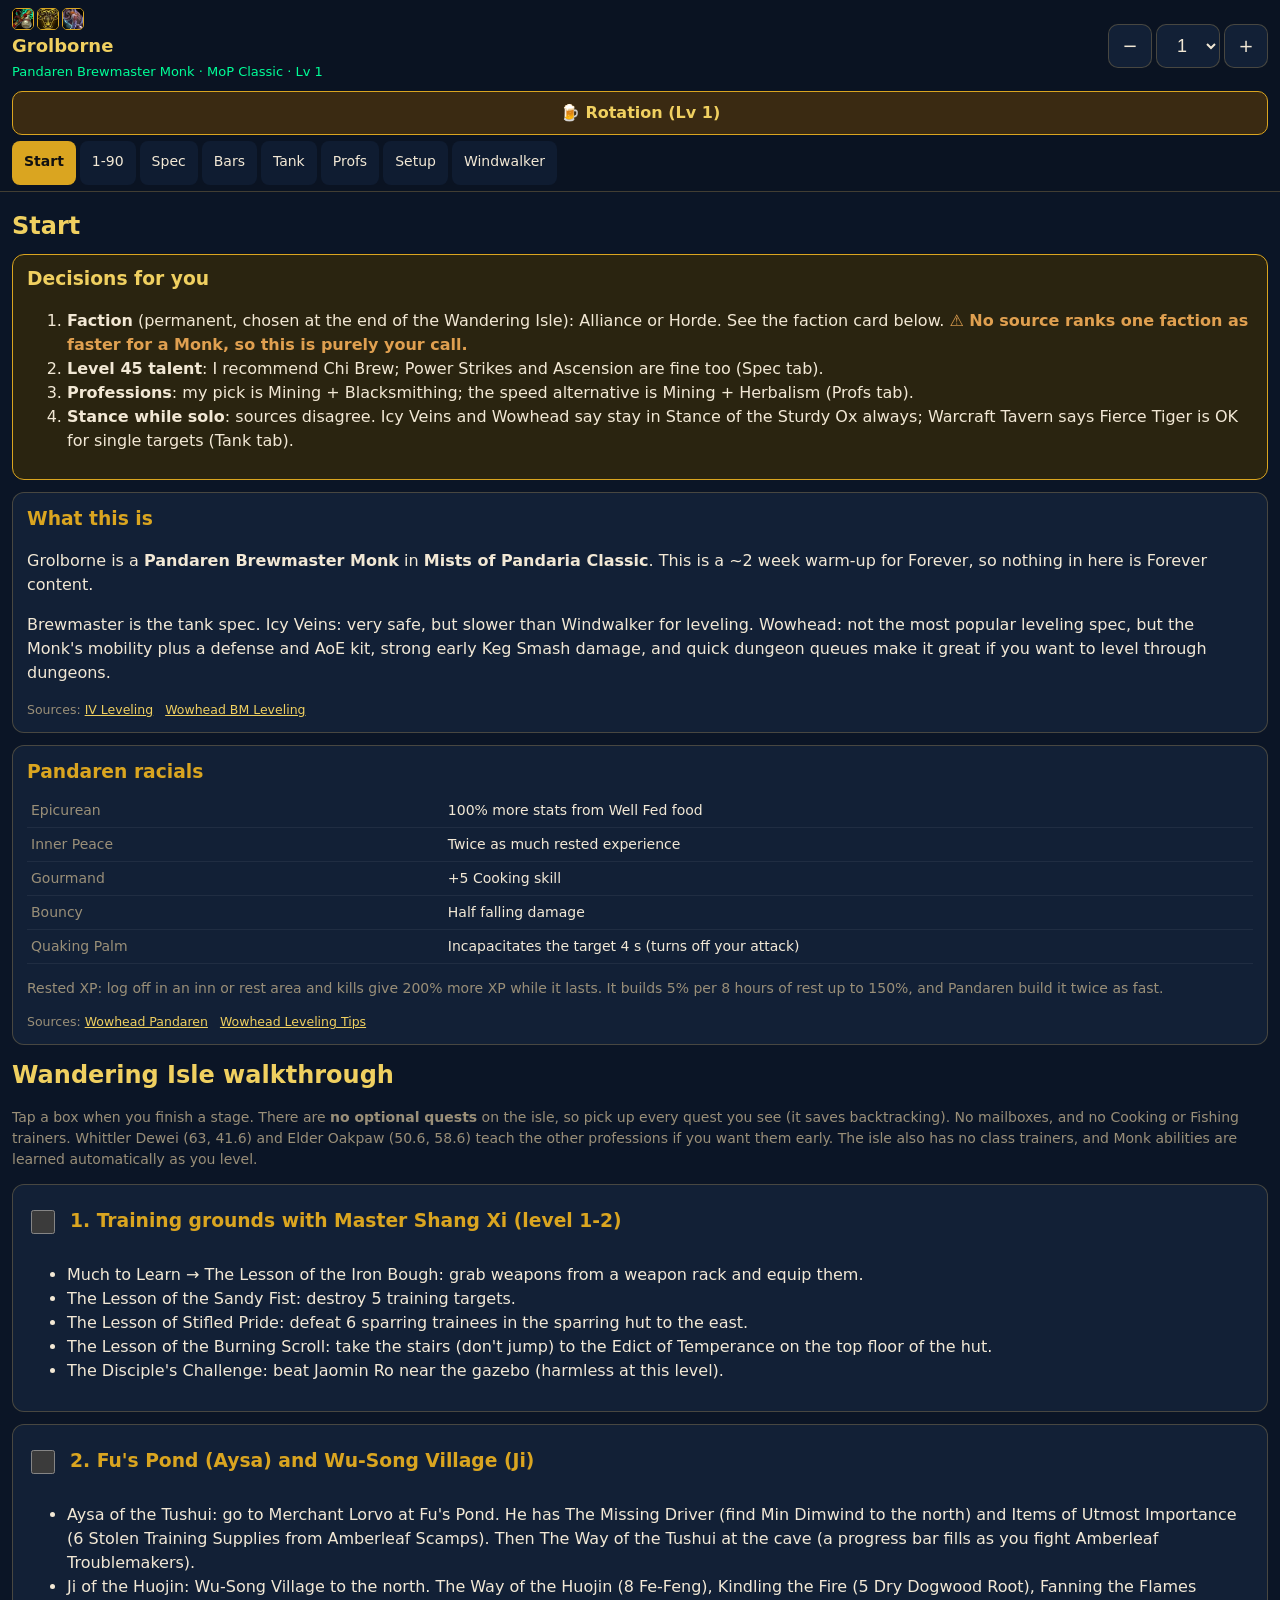
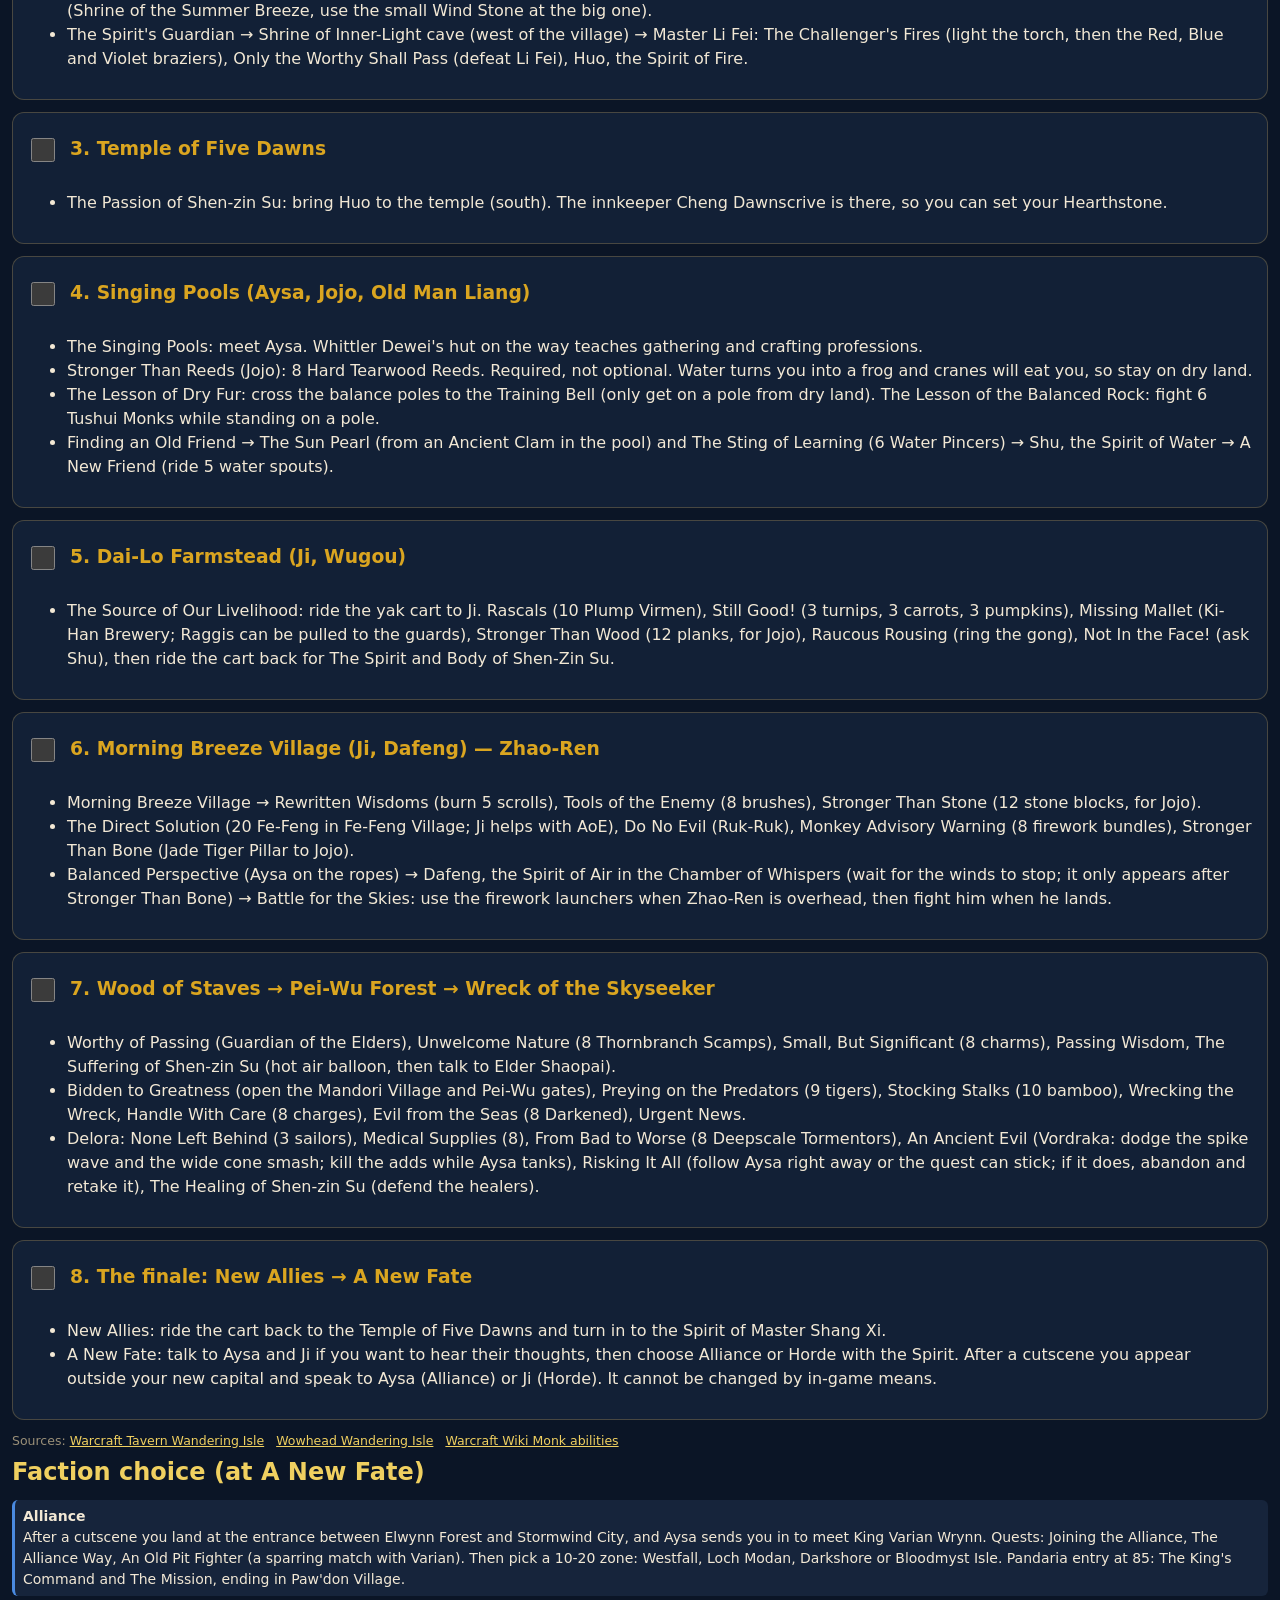
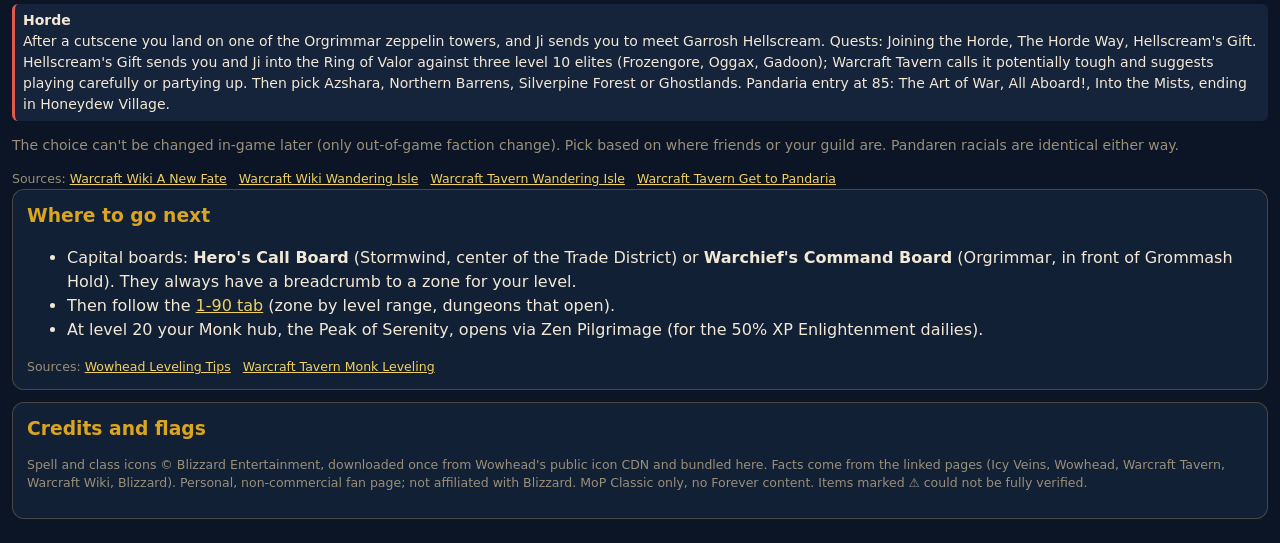
<file: index.html>
<!doctype html><html lang="en"><head><meta charset="utf-8">
<meta name="viewport" content="width=device-width,initial-scale=1,viewport-fit=cover">
<title>Grolborne · Brewmaster Monk (MoP Classic)</title>
<meta name="theme-color" content="#0b1526">
<meta name="apple-mobile-web-app-capable" content="yes"><meta name="mobile-web-app-capable" content="yes">
<meta name="apple-mobile-web-app-status-bar-style" content="black-translucent">
<meta name="apple-mobile-web-app-title" content="Grolborne">
<link rel="apple-touch-icon" href="icons/icon-180.png"><link rel="icon" href="icons/icon-192.png">
<link rel="manifest" href="manifest.webmanifest"><link rel="stylesheet" href="style.css">
</head><body>
<header class="bar">
 <div class="bar-top"><div class="who"><span class="crest"><img class="ci1" src="icons/spells/classicon_monk.jpg" alt=""><img class="ci1" src="icons/spells/monk_stance_drunkenox.jpg" alt=""><img class="ci1" src="icons/spells/achievement_brewery_2.jpg" alt=""></span><b>Grolborne</b><span>Pandaren Brewmaster Monk · MoP Classic · Lv <span id="curLv">1</span></span></div>
  <div class="lvpick"><button id="lvDown" aria-label="Level down">−</button><select id="lvSel" aria-label="Current level"></select><button id="lvUp" aria-label="Level up">+</button></div></div>
 <button id="rotBtn" class="rotbtn" aria-expanded="false">🍺 Rotation <span id="rotTag"></span></button>
 <div id="rot" class="rot" hidden></div>
 <nav class="tabs"><a href="#start">Start</a><a href="#path">1-90</a><a href="#spec">Spec</a><a href="#bars">Bars</a><a href="#tank">Tank</a><a href="#profs">Profs</a><a href="#setup">Setup</a><a href="#ww">Windwalker</a></nav>
</header>
<main>

<section id="t-start" class="tab"><h2>Start</h2>
 <div class="dec"><h3>Decisions for you</h3>
  <ol>
   <li><b>Faction</b> (permanent, chosen at the end of the Wandering Isle): Alliance or Horde. See the faction card below. <span class="flag">⚠️ No source ranks one faction as faster for a Monk, so this is purely your call.</span></li>
   <li><b>Level 45 talent</b>: I recommend Chi Brew; Power Strikes and Ascension are fine too (Spec tab).</li>
   <li><b>Professions</b>: my pick is Mining + Blacksmithing; the speed alternative is Mining + Herbalism (Profs tab).</li>
   <li><b>Stance while solo</b>: sources disagree. Icy Veins and Wowhead say stay in Stance of the Sturdy Ox always; Warcraft Tavern says Fierce Tiger is OK for single targets (Tank tab).</li>
  </ol></div>
 <div class="card"><h3>What this is</h3>
  <p>Grolborne is a <b>Pandaren Brewmaster Monk</b> in <b>Mists of Pandaria Classic</b>. This is a ~2 week warm-up for Forever, so nothing in here is Forever content.</p>
  <p>Brewmaster is the tank spec. Icy Veins: very safe, but slower than Windwalker for leveling. Wowhead: not the most popular leveling spec, but the Monk's mobility plus a defense and AoE kit, strong early Keg Smash damage, and quick dungeon queues make it great if you want to level through dungeons.</p>
  <span class="src sources">Sources: <a href="https://www.icy-veins.com/mists-of-pandaria-classic/brewmaster-monk-leveling" target="_blank" rel="noopener">IV Leveling</a> <a href="https://www.wowhead.com/mop-classic/guide/classes/monk/brewmaster/tank-leveling-talent-builds-tips" target="_blank" rel="noopener">Wowhead BM Leveling</a></span></div>
 <div class="card"><h3>Pandaren racials</h3>
  <table><tr><td>Epicurean</td><td>100% more stats from Well Fed food</td></tr><tr><td>Inner Peace</td><td>Twice as much rested experience</td></tr><tr><td>Gourmand</td><td>+5 Cooking skill</td></tr><tr><td>Bouncy</td><td>Half falling damage</td></tr><tr><td>Quaking Palm</td><td>Incapacitates the target 4 s (turns off your attack)</td></tr></table>
  <p class="note">Rested XP: log off in an inn or rest area and kills give 200% more XP while it lasts. It builds 5% per 8 hours of rest up to 150%, and Pandaren build it twice as fast.</p>
  <span class="src sources">Sources: <a href="https://www.wowhead.com/mop-classic/guide/pandaren-race-overview" target="_blank" rel="noopener">Wowhead Pandaren</a> <a href="https://www.wowhead.com/mop-classic/guide/fastest-leveling-tips-mists-of-pandaria-classic" target="_blank" rel="noopener">Wowhead Leveling Tips</a></span></div>
 <h2>Wandering Isle walkthrough</h2>
 <p class="note">Tap a box when you finish a stage. There are <b>no optional quests</b> on the isle, so pick up every quest you see (it saves backtracking). No mailboxes, and no Cooking or Fishing trainers. Whittler Dewei (63, 41.6) and Elder Oakpaw (50.6, 58.6) teach the other professions if you want them early. The isle also has no class trainers, and Monk abilities are learned automatically as you level.</p>
 <div class="card"><h3><label class="ci inline"><input type="checkbox" data-k="wi0"><span>1. Training grounds with Master Shang Xi (level 1-2)</span></label></h3><ul><li>Much to Learn → The Lesson of the Iron Bough: grab weapons from a weapon rack and equip them.</li><li>The Lesson of the Sandy Fist: destroy 5 training targets.</li><li>The Lesson of Stifled Pride: defeat 6 sparring trainees in the sparring hut to the east.</li><li>The Lesson of the Burning Scroll: take the stairs (don&#x27;t jump) to the Edict of Temperance on the top floor of the hut.</li><li>The Disciple&#x27;s Challenge: beat Jaomin Ro near the gazebo (harmless at this level).</li></ul></div>
<div class="card"><h3><label class="ci inline"><input type="checkbox" data-k="wi1"><span>2. Fu&#x27;s Pond (Aysa) and Wu-Song Village (Ji)</span></label></h3><ul><li>Aysa of the Tushui: go to Merchant Lorvo at Fu&#x27;s Pond. He has The Missing Driver (find Min Dimwind to the north) and Items of Utmost Importance (6 Stolen Training Supplies from Amberleaf Scamps). Then The Way of the Tushui at the cave (a progress bar fills as you fight Amberleaf Troublemakers).</li><li>Ji of the Huojin: Wu-Song Village to the north. The Way of the Huojin (8 Fe-Feng), Kindling the Fire (5 Dry Dogwood Root), Fanning the Flames (Shrine of the Summer Breeze, use the small Wind Stone at the big one).</li><li>The Spirit&#x27;s Guardian → Shrine of Inner-Light cave (west of the village) → Master Li Fei: The Challenger&#x27;s Fires (light the torch, then the Red, Blue and Violet braziers), Only the Worthy Shall Pass (defeat Li Fei), Huo, the Spirit of Fire.</li></ul></div>
<div class="card"><h3><label class="ci inline"><input type="checkbox" data-k="wi2"><span>3. Temple of Five Dawns</span></label></h3><ul><li>The Passion of Shen-zin Su: bring Huo to the temple (south). The innkeeper Cheng Dawnscrive is there, so you can set your Hearthstone.</li></ul></div>
<div class="card"><h3><label class="ci inline"><input type="checkbox" data-k="wi3"><span>4. Singing Pools (Aysa, Jojo, Old Man Liang)</span></label></h3><ul><li>The Singing Pools: meet Aysa. Whittler Dewei&#x27;s hut on the way teaches gathering and crafting professions.</li><li>Stronger Than Reeds (Jojo): 8 Hard Tearwood Reeds. Required, not optional. Water turns you into a frog and cranes will eat you, so stay on dry land.</li><li>The Lesson of Dry Fur: cross the balance poles to the Training Bell (only get on a pole from dry land). The Lesson of the Balanced Rock: fight 6 Tushui Monks while standing on a pole.</li><li>Finding an Old Friend → The Sun Pearl (from an Ancient Clam in the pool) and The Sting of Learning (6 Water Pincers) → Shu, the Spirit of Water → A New Friend (ride 5 water spouts).</li></ul></div>
<div class="card"><h3><label class="ci inline"><input type="checkbox" data-k="wi4"><span>5. Dai-Lo Farmstead (Ji, Wugou)</span></label></h3><ul><li>The Source of Our Livelihood: ride the yak cart to Ji. Rascals (10 Plump Virmen), Still Good! (3 turnips, 3 carrots, 3 pumpkins), Missing Mallet (Ki-Han Brewery; Raggis can be pulled to the guards), Stronger Than Wood (12 planks, for Jojo), Raucous Rousing (ring the gong), Not In the Face! (ask Shu), then ride the cart back for The Spirit and Body of Shen-Zin Su.</li></ul></div>
<div class="card"><h3><label class="ci inline"><input type="checkbox" data-k="wi5"><span>6. Morning Breeze Village (Ji, Dafeng) — Zhao-Ren</span></label></h3><ul><li>Morning Breeze Village → Rewritten Wisdoms (burn 5 scrolls), Tools of the Enemy (8 brushes), Stronger Than Stone (12 stone blocks, for Jojo).</li><li>The Direct Solution (20 Fe-Feng in Fe-Feng Village; Ji helps with AoE), Do No Evil (Ruk-Ruk), Monkey Advisory Warning (8 firework bundles), Stronger Than Bone (Jade Tiger Pillar to Jojo).</li><li>Balanced Perspective (Aysa on the ropes) → Dafeng, the Spirit of Air in the Chamber of Whispers (wait for the winds to stop; it only appears after Stronger Than Bone) → Battle for the Skies: use the firework launchers when Zhao-Ren is overhead, then fight him when he lands.</li></ul></div>
<div class="card"><h3><label class="ci inline"><input type="checkbox" data-k="wi6"><span>7. Wood of Staves → Pei-Wu Forest → Wreck of the Skyseeker</span></label></h3><ul><li>Worthy of Passing (Guardian of the Elders), Unwelcome Nature (8 Thornbranch Scamps), Small, But Significant (8 charms), Passing Wisdom, The Suffering of Shen-zin Su (hot air balloon, then talk to Elder Shaopai).</li><li>Bidden to Greatness (open the Mandori Village and Pei-Wu gates), Preying on the Predators (9 tigers), Stocking Stalks (10 bamboo), Wrecking the Wreck, Handle With Care (8 charges), Evil from the Seas (8 Darkened), Urgent News.</li><li>Delora: None Left Behind (3 sailors), Medical Supplies (8), From Bad to Worse (8 Deepscale Tormentors), An Ancient Evil (Vordraka: dodge the spike wave and the wide cone smash; kill the adds while Aysa tanks), Risking It All (follow Aysa right away or the quest can stick; if it does, abandon and retake it), The Healing of Shen-zin Su (defend the healers).</li></ul></div>
<div class="card"><h3><label class="ci inline"><input type="checkbox" data-k="wi7"><span>8. The finale: New Allies → A New Fate</span></label></h3><ul><li>New Allies: ride the cart back to the Temple of Five Dawns and turn in to the Spirit of Master Shang Xi.</li><li>A New Fate: talk to Aysa and Ji if you want to hear their thoughts, then choose Alliance or Horde with the Spirit. After a cutscene you appear outside your new capital and speak to Aysa (Alliance) or Ji (Horde). It cannot be changed by in-game means.</li></ul></div>
 <span class="src sources">Sources: <a href="https://www.warcrafttavern.com/mop/guides/pandaren-starting-zone/" target="_blank" rel="noopener">Warcraft Tavern Wandering Isle</a> <a href="https://www.wowhead.com/mop-classic/guide/zones/the-wandering-isle-overview" target="_blank" rel="noopener">Wowhead Wandering Isle</a> <a href="https://warcraft.wiki.gg/wiki/Monk_abilities_(Classic)" target="_blank" rel="noopener">Warcraft Wiki Monk abilities</a></span>
 <h2>Faction choice (at A New Fate)</h2>
 <div class="two">
  <div class="fac a"><b>Alliance</b>After a cutscene you land at the entrance between Elwynn Forest and Stormwind City, and Aysa sends you in to meet King Varian Wrynn. Quests: Joining the Alliance, The Alliance Way, An Old Pit Fighter (a sparring match with Varian). Then pick a 10-20 zone: Westfall, Loch Modan, Darkshore or Bloodmyst Isle. Pandaria entry at 85: The King's Command and The Mission, ending in Paw'don Village.</div>
  <div class="fac h"><b>Horde</b>After a cutscene you land on one of the Orgrimmar zeppelin towers, and Ji sends you to meet Garrosh Hellscream. Quests: Joining the Horde, The Horde Way, Hellscream's Gift. Hellscream's Gift sends you and Ji into the Ring of Valor against three level 10 elites (Frozengore, Oggax, Gadoon); Warcraft Tavern calls it potentially tough and suggests playing carefully or partying up. Then pick Azshara, Northern Barrens, Silverpine Forest or Ghostlands. Pandaria entry at 85: The Art of War, All Aboard!, Into the Mists, ending in Honeydew Village.</div>
 </div>
 <p class="note">The choice can't be changed in-game later (only out-of-game faction change). Pick based on where friends or your guild are. Pandaren racials are identical either way.</p>
 <span class="src sources">Sources: <a href="https://warcraft.wiki.gg/wiki/A_New_Fate" target="_blank" rel="noopener">Warcraft Wiki A New Fate</a> <a href="https://warcraft.wiki.gg/wiki/Wandering_Isle_storyline" target="_blank" rel="noopener">Warcraft Wiki Wandering Isle</a> <a href="https://www.warcrafttavern.com/mop/guides/pandaren-starting-zone/" target="_blank" rel="noopener">Warcraft Tavern Wandering Isle</a> <a href="https://www.warcrafttavern.com/mop/guides/how-to-get-to-pandaria/" target="_blank" rel="noopener">Warcraft Tavern Get to Pandaria</a></span>
 <div class="card"><h3>Where to go next</h3>
  <ul><li>Capital boards: <b>Hero's Call Board</b> (Stormwind, center of the Trade District) or <b>Warchief's Command Board</b> (Orgrimmar, in front of Grommash Hold). They always have a breadcrumb to a zone for your level.</li>
  <li>Then follow the <a href="#path">1-90 tab</a> (zone by level range, dungeons that open).</li>
  <li>At level 20 your Monk hub, the Peak of Serenity, opens via Zen Pilgrimage (for the 50% XP Enlightenment dailies).</li></ul>
  <span class="src sources">Sources: <a href="https://www.wowhead.com/mop-classic/guide/fastest-leveling-tips-mists-of-pandaria-classic" target="_blank" rel="noopener">Wowhead Leveling Tips</a> <a href="https://www.warcrafttavern.com/mop/guides/monk-leveling-guide/" target="_blank" rel="noopener">Warcraft Tavern Monk Leveling</a></span></div>
</section>

<section id="t-path" class="tab"><h2>Leveling 1-90</h2>
 <p class="note">Tap a range to open it. Check it off and it collapses. In MoP Classic you level 1-58 in the old world (Cataclysm version), then Outland, Northrend, the Cataclysm zones, and finally Pandaria at 85. Zone suggestions are sources' recommendations, not rules.</p>
 <span class="flag">⚠️ The 1-85 zone ranges and the 1-80 dungeon level ranges come from Cataclysm / Burning Crusade / Wrath Classic guides. MoP Classic uses that same world, but I did not find a MoP Classic page that repeats them.</span>
 <label class="ci inline"><input type="checkbox" id="hideDone"> <span>Hide finished ranges</span></label>
 <div class="barch"><b>Monk leveling extras</b> Quest while using your Peak of Serenity Enlightenment daily when you can. Every 10 levels (20, 30 ... 80) a new class quest opens there; each repeats daily and gives 50% extra XP for an hour. Dual Specialization is available from a Monk trainer at 30 (info only). Heirlooms scale to 80 (85 with upgrades) but are bought on another character (Wowhead, Warcraft Tavern).<span class="src sources">Sources: <a href="https://www.warcrafttavern.com/mop/guides/monk-leveling-guide/" target="_blank" rel="noopener">Warcraft Tavern Monk Leveling</a> <a href="https://www.wowhead.com/mop-classic/guide/classes/monk/brewmaster/tank-leveling-talent-builds-tips" target="_blank" rel="noopener">Wowhead BM Leveling</a></span></div>
 <div class="row" data-lo="1" data-hi="10" id="r0"><div class="row-head"><button class="chk" aria-label="Mark 1-10 done" data-k="r0"></button><span class="lv" style="width:54px">1-10</span><span class="sum">Wandering Isle (Pandaren start)</span><span class="zone">Wandering Isle</span></div><div class="row-body"><div class="learn"><b>Learned:</b> Jab <span class="tiny">(L1)</span> · Tiger Palm <span class="tiny">(L3)</span> · Roll <span class="tiny">(L5)</span> · Blackout Kick <span class="tiny">(L7)</span></div>
  <p>Everything is on the <b>Start</b> tab. You finish around level 10 and then <span class="flag">choose Alliance or Horde</span>.</p><span class="src sources">Sources: <a href="https://www.warcrafttavern.com/mop/guides/pandaren-starting-zone/" target="_blank" rel="noopener">Warcraft Tavern Wandering Isle</a> <a href="https://warcraft.wiki.gg/wiki/A_New_Fate" target="_blank" rel="noopener">Warcraft Wiki A New Fate</a></span></div></div>
<div class="row" data-lo="10" data-hi="15" id="r1"><div class="row-head"><button class="chk" aria-label="Mark 10-15 done" data-k="r1"></button><span class="lv" style="width:54px">10-15</span><span class="sum">Out of the capital, first zones</span><span class="zone">Westfall / N. Barrens</span></div><div class="row-body"><div class="learn"><b>Learned:</b> Dizzying Haze <span class="tiny">(L10)</span> · Dual Wield <span class="tiny">(L10)</span> · Stance of the Sturdy Ox <span class="tiny">(L10)</span> · Vengeance <span class="tiny">(L10)</span> · Keg Smash <span class="tiny">(L11)</span> · Provoke <span class="tiny">(L14)</span></div>
  <div class="two"><div class="fac a"><b>Alliance</b>Westfall (10-15). Alternatives for 10-20: Loch Modan, Darkshore, Bloodmyst Isle.</div>
  <div class="fac h"><b>Horde</b>Northern Barrens or Azshara (10-20). Alternatives: Silverpine Forest, Ghostlands.</div></div>
  <p class="note">Use the <b>Hero's Call Board</b> (Alliance, Stormwind Trade District) or <b>Warchief's Command Board</b> (Horde, in front of Grommash Hold, Orgrimmar). They always hand you a breadcrumb to a zone for your level.</p>
  <p><b>Dungeons you can enter now (Cataclysm-era levels):</b></p><table class="dng"><tr><td>Ragefire Chasm</td><td>Orgrimmar · 15-21 (enter at 10)</td></tr><tr><td>The Deadmines</td><td>Westfall · 15-21 (enter at 10)</td></tr><tr><td>Wailing Caverns</td><td>The Barrens · 15-25 (enter at 10)</td></tr><tr><td>Shadowfang Keep</td><td>Silverpine Forest · 16-26 (enter at 11)</td></tr></table><p class="note">Specialization abilities (Stance of the Sturdy Ox, Keg Smash) start at level 10 and 11. Pick Brewmaster at 10.</p><span class="flag">⚠️ The pick-your-spec prompt timing at 10 is inferred from the ability table; no page says it outright.</span><span class="src sources">Sources: <a href="https://www.warcrafttavern.com/cataclysm/guides/cataclysm-classic-1-60-leveling-guide/" target="_blank" rel="noopener">Warcraft Tavern Cata 1-60</a> <a href="https://www.wowhead.com/cata/guide/leveling-tips-tricks-routes" target="_blank" rel="noopener">Wowhead Cata Zones</a> <a href="https://warcraft.wiki.gg/wiki/Wandering_Isle_storyline" target="_blank" rel="noopener">Warcraft Wiki Wandering Isle</a> <a href="https://www.warcrafttavern.com/mop/guides/monk-leveling-guide/" target="_blank" rel="noopener">Warcraft Tavern Monk Leveling</a> <a href="http://worldofwarcraft.blizzard.com/en-gb/news/9976910" target="_blank" rel="noopener">Blizzard Dungeon Level Changes</a> <a href="https://warcraft.wiki.gg/wiki/Monk_abilities_(Classic)" target="_blank" rel="noopener">Warcraft Wiki Monk abilities</a></span></div></div>
<div class="row" data-lo="15" data-hi="20" id="r2"><div class="row-head"><button class="chk" aria-label="Mark 15-20 done" data-k="r2"></button><span class="lv" style="width:54px">15-20</span><span class="sum">Redridge / still in the Barrens</span><span class="zone">Redridge / Barrens</span></div><div class="row-body"><div class="learn"><b>Learned:</b> Talent tier 1 <span class="tiny">(L15)</span> · Breath of Fire <span class="tiny">(L18)</span> · Clash <span class="tiny">(L18)</span> · Resuscitate <span class="tiny">(L18)</span></div>
  <div class="two"><div class="fac a"><b>Alliance</b>Redridge Mountains (15-20).</div>
  <div class="fac h"><b>Horde</b>Finish Northern Barrens / Azshara (10-20).</div></div>
  <p><b>Dungeons:</b></p><table class="dng"><tr><td>Stormwind Stockade</td><td>Stormwind · 20-30 (enter at 15)</td></tr><tr><td>Blackfathom Deeps</td><td>Ashenvale · 20-30 (enter at 15)</td></tr></table><p class="note">Plus the level 10 dungeons above (Deadmines, Ragefire, Wailing Caverns, Shadowfang).</p><span class="src sources">Sources: <a href="https://www.warcrafttavern.com/cataclysm/guides/cataclysm-classic-1-60-leveling-guide/" target="_blank" rel="noopener">Warcraft Tavern Cata 1-60</a> <a href="http://worldofwarcraft.blizzard.com/en-gb/news/9976910" target="_blank" rel="noopener">Blizzard Dungeon Level Changes</a></span></div></div>
<div class="row" data-lo="20" data-hi="25" id="r3"><div class="row-head"><button class="chk" aria-label="Mark 20-25 done" data-k="r3"></button><span class="lv" style="width:54px">20-25</span><span class="sum">Zen Pilgrimage + mount unlock</span><span class="zone">Duskwood / Ashenvale</span></div><div class="row-body"><div class="learn"><b>Learned:</b> Detox <span class="tiny">(L20)</span> · Zen Pilgrimage <span class="tiny">(L20)</span> · Legacy of the Emperor <span class="tiny">(L22)</span> · Touch of Death <span class="tiny">(L22)</span> · Swift Reflexes <span class="tiny">(L23)</span> · Fortifying Brew <span class="tiny">(L24)</span></div>
  <div class="two"><div class="fac a"><b>Alliance</b>Duskwood (20-25). Alternatives: Wetlands, Hillsbrad Foothills (20-25).</div>
  <div class="fac h"><b>Horde</b>Ashenvale (20-25). Alternatives: Wetlands, Hillsbrad Foothills.</div></div>
  <div class="barch"><b>Level 20 Monk milestone</b> Zen Pilgrimage takes you to the Peak of Serenity (Monk hub: trainers, profession trainers, class quest). A new class quest unlocks every 10 levels, and each repeats as a daily that gives <b>Enlightenment</b> (50% more experience for 1 hour). First mount is also level 20; Pandaren can use the dragon turtles (rare ones need level 20).</div>
  <p><b>Dungeons:</b></p><table class="dng"><tr><td>Gnomeregan</td><td>Dun Morogh · 24-34 (enter at 19)</td></tr><tr><td>Scarlet Monastery: Graveyard</td><td>Tirisfal Glades · 26-36 (enter at 21)</td></tr></table><span class="src sources">Sources: <a href="https://www.warcrafttavern.com/mop/guides/monk-leveling-guide/" target="_blank" rel="noopener">Warcraft Tavern Monk Leveling</a> <a href="https://www.wowhead.com/mop-classic/guide/pandaren-race-overview" target="_blank" rel="noopener">Wowhead Pandaren</a> <a href="https://www.warcrafttavern.com/cataclysm/guides/cataclysm-classic-1-60-leveling-guide/" target="_blank" rel="noopener">Warcraft Tavern Cata 1-60</a> <a href="http://worldofwarcraft.blizzard.com/en-gb/news/9976910" target="_blank" rel="noopener">Blizzard Dungeon Level Changes</a></span></div></div>
<div class="row" data-lo="25" data-hi="30" id="r4"><div class="row-head"><button class="chk" aria-label="Mark 25-30 done" data-k="r4"></button><span class="lv" style="width:54px">25-30</span><span class="sum">Stranglethorn / Stonetalon</span><span class="zone">N. Stranglethorn / Stonetalon</span></div><div class="row-body"><div class="learn"><b>Learned:</b> Expel Harm <span class="tiny">(L26)</span> · Guard <span class="tiny">(L26)</span> · Disable <span class="tiny">(L28)</span></div>
  <div class="two"><div class="fac a"><b>Alliance</b>Northern Stranglethorn (25-30). Alternative: Arathi Highlands.</div>
  <div class="fac h"><b>Horde</b>Stonetalon Mountains (25-30). Alternatives: Northern Stranglethorn, Arathi Highlands.</div></div>
  <p><b>Dungeons:</b></p><table class="dng"><tr><td>Razorfen Kraul</td><td>The Barrens · 30-40 (enter at 25)</td></tr><tr><td>Maraudon: Purple</td><td>Desolace · 30-40 (enter at 25)</td></tr><tr><td>Scarlet Monastery: Library</td><td>Tirisfal Glades · 29-39 (enter at 21)</td></tr></table><p class="note">Gnomeregan, Scarlet Graveyard, Stockade and Blackfathom are still in range.</p><span class="src sources">Sources: <a href="https://www.warcrafttavern.com/cataclysm/guides/cataclysm-classic-1-60-leveling-guide/" target="_blank" rel="noopener">Warcraft Tavern Cata 1-60</a> <a href="http://worldofwarcraft.blizzard.com/en-gb/news/9976910" target="_blank" rel="noopener">Blizzard Dungeon Level Changes</a></span></div></div>
<div class="row" data-lo="30" data-hi="35" id="r5"><div class="row-head"><button class="chk" aria-label="Mark 30-35 done" data-k="r5"></button><span class="lv" style="width:54px">30-35</span><span class="sum">Cape of Stranglethorn / Southern Barrens</span><span class="zone">Cape STV / S. Barrens</span></div><div class="row-body"><div class="learn"><b>Learned:</b> Nimble Brew <span class="tiny">(L30)</span> · Talent tier 2 <span class="tiny">(L30)</span> · Spear Hand Strike <span class="tiny">(L32)</span> · Brewmaster Training <span class="tiny">(L34)</span></div>
  <div class="two"><div class="fac a"><b>Alliance</b>Cape of Stranglethorn or The Hinterlands (30-35).</div>
  <div class="fac h"><b>Horde</b>Southern Barrens (30-35) or Desolace (30-40).</div></div>
  <p class="note">At 30 a Monk trainer can teach Dual Specialization (info only).</p>
  <p><b>Dungeons:</b></p><table class="dng"><tr><td>Scarlet Monastery: Armory</td><td>Tirisfal Glades · 32-42 (enter at 21)</td></tr><tr><td>Maraudon: Orange</td><td>Desolace · 32-42 (enter at 25)</td></tr><tr><td>Maraudon: Pristine Waters</td><td>Desolace · 34-44 (enter at 25)</td></tr><tr><td>Uldaman</td><td>Badlands · 35-45 (enter at 30)</td></tr></table><span class="src sources">Sources: <a href="https://www.warcrafttavern.com/cataclysm/guides/cataclysm-classic-1-60-leveling-guide/" target="_blank" rel="noopener">Warcraft Tavern Cata 1-60</a> <a href="https://www.warcrafttavern.com/mop/guides/monk-leveling-guide/" target="_blank" rel="noopener">Warcraft Tavern Monk Leveling</a> <a href="http://worldofwarcraft.blizzard.com/en-gb/news/9976910" target="_blank" rel="noopener">Blizzard Dungeon Level Changes</a></span></div></div>
<div class="row" data-lo="35" data-hi="40" id="r6"><div class="row-head"><button class="chk" aria-label="Mark 35-40 done" data-k="r6"></button><span class="lv" style="width:54px">35-40</span><span class="sum">Western Plaguelands / Feralas</span><span class="zone">W. Plaguelands / Feralas</span></div><div class="row-body"><div class="learn"><b>Learned:</b> Elusive Brew <span class="tiny">(L36)</span></div>
  <div class="two"><div class="fac a"><b>Alliance</b>Western Plaguelands (35-40).</div>
  <div class="fac h"><b>Horde</b>Feralas (35-40). Warcraft Tavern says skip Dustwallow Marsh (unchanged).</div></div>
  <p><b>Dungeons:</b></p><table class="dng"><tr><td>Scarlet Monastery: Cathedral</td><td>Tirisfal Glades · 35-45 (enter at 21)</td></tr><tr><td>Dire Maul East</td><td>Dire Maul · 36-46 (enter at 31)</td></tr><tr><td>Scholomance</td><td>Western Plaguelands · 38-48 (enter at 33)</td></tr><tr><td>Dire Maul West</td><td>Dire Maul · 39-49 (enter at 34)</td></tr><tr><td>Razorfen Downs</td><td>The Barrens · 40-50 (enter at 35)</td></tr></table><span class="src sources">Sources: <a href="https://www.warcrafttavern.com/cataclysm/guides/cataclysm-classic-1-60-leveling-guide/" target="_blank" rel="noopener">Warcraft Tavern Cata 1-60</a> <a href="http://worldofwarcraft.blizzard.com/en-gb/news/9976910" target="_blank" rel="noopener">Blizzard Dungeon Level Changes</a></span></div></div>
<div class="row" data-lo="40" data-hi="45" id="r7"><div class="row-head"><button class="chk" aria-label="Mark 40-45 done" data-k="r7"></button><span class="lv" style="width:54px">40-45</span><span class="sum">Eastern Plaguelands / Thousand Needles</span><span class="zone">E. Plaguelands / 1000 Needles</span></div><div class="row-body"><div class="learn"><b>Learned:</b> Paralysis <span class="tiny">(L44)</span> · Reawaken <span class="tiny">(L44)</span></div>
  <div class="two"><div class="fac a"><b>Alliance</b>Eastern Plaguelands (40-45).</div>
  <div class="fac h"><b>Horde</b>Thousand Needles (40-45).</div></div>
  <p><b>Dungeons:</b></p><table class="dng"><tr><td>Dire Maul North</td><td>Dire Maul · 42-52 (enter at 37)</td></tr><tr><td>Stratholme: Main Gate</td><td>Eastern Plaguelands · 42-52 (enter at 37)</td></tr><tr><td>Zul&#x27;Farrak</td><td>Tanaris · 44-54 (enter at 39)</td></tr></table><span class="src sources">Sources: <a href="https://www.warcrafttavern.com/cataclysm/guides/cataclysm-classic-1-60-leveling-guide/" target="_blank" rel="noopener">Warcraft Tavern Cata 1-60</a> <a href="http://worldofwarcraft.blizzard.com/en-gb/news/9976910" target="_blank" rel="noopener">Blizzard Dungeon Level Changes</a></span></div></div>
<div class="row" data-lo="45" data-hi="50" id="r8"><div class="row-head"><button class="chk" aria-label="Mark 45-50 done" data-k="r8"></button><span class="lv" style="width:54px">45-50</span><span class="sum">Badlands / Felwood / Tanaris</span><span class="zone">Badlands / Felwood</span></div><div class="row-body"><div class="learn"><b>Learned:</b> Desperate Measures <span class="tiny">(L45)</span> · Talent tier 3 <span class="tiny">(L45)</span> · Spinning Crane Kick <span class="tiny">(L46)</span> · Avert Harm <span class="tiny">(L48)</span></div>
  <div class="two"><div class="fac a"><b>Alliance</b>Badlands (44-48), then Searing Gorge (47-51) or Burning Steppes (47-52). Warcraft Tavern: don't skip Badlands, the Deathwing quest chain starts there.</div>
  <div class="fac h"><b>Horde</b>Felwood or Tanaris (45-50).</div></div>
  <p><b>Dungeons:</b></p><table class="dng"><tr><td>Stratholme: Service Entrance</td><td>Eastern Plaguelands · 46-56 (enter at 41)</td></tr><tr><td>Blackrock Depths: Prison</td><td>Blackrock Mountain · 47-57 (enter at 42)</td></tr></table><span class="src sources">Sources: <a href="https://www.warcrafttavern.com/cataclysm/guides/cataclysm-classic-1-60-leveling-guide/" target="_blank" rel="noopener">Warcraft Tavern Cata 1-60</a> <a href="http://worldofwarcraft.blizzard.com/en-gb/news/9976910" target="_blank" rel="noopener">Blizzard Dungeon Level Changes</a></span></div></div>
<div class="row" data-lo="50" data-hi="55" id="r9"><div class="row-head"><button class="chk" aria-label="Mark 50-55 done" data-k="r9"></button><span class="lv" style="width:54px">50-55</span><span class="sum">Swamp of Sorrows / Un&#x27;Goro / Winterspring</span><span class="zone">Swamp / Un&#x27;Goro</span></div><div class="row-body"><div class="learn"><b>Learned:</b> Leather Specialization <span class="tiny">(L50)</span> · Crackling Jade Lightning <span class="tiny">(L54)</span></div>
  <div class="two"><div class="fac a"><b>Alliance</b>Swamp of Sorrows (51-55); Burning Steppes still fits.</div>
  <div class="fac h"><b>Horde</b>Un'Goro Crater or Winterspring (50-55).</div></div>
  <div class="barch"><b>Level 50</b> Leather Specialization: from here on wear Leather over Cloth (Warcraft Tavern).</div>
  <p><b>Dungeons:</b></p><table class="dng"><tr><td>Sunken Temple</td><td>Swamp of Sorrows · 50-60 (enter at 45)</td></tr><tr><td>Blackrock Depths: Upper City</td><td>Blackrock Mountain · 51-61 (enter at 46)</td></tr></table><span class="src sources">Sources: <a href="https://www.warcrafttavern.com/cataclysm/guides/cataclysm-classic-1-60-leveling-guide/" target="_blank" rel="noopener">Warcraft Tavern Cata 1-60</a> <a href="https://www.warcrafttavern.com/mop/guides/monk-leveling-guide/" target="_blank" rel="noopener">Warcraft Tavern Monk Leveling</a> <a href="http://worldofwarcraft.blizzard.com/en-gb/news/9976910" target="_blank" rel="noopener">Blizzard Dungeon Level Changes</a></span></div></div>
<div class="row" data-lo="55" data-hi="60" id="r10"><div class="row-head"><button class="chk" aria-label="Mark 55-60 done" data-k="r10"></button><span class="lv" style="width:54px">55-60</span><span class="sum">Blasted Lands / Silithus</span><span class="zone">Blasted Lands / Silithus</span></div><div class="row-body"><div class="learn"><b>Learned:</b> Gift of the Ox <span class="tiny">(L56)</span></div>
  <div class="two"><div class="fac a"><b>Alliance</b>Blasted Lands (55-60).</div>
  <div class="fac h"><b>Horde</b>Silithus (55-60). Un'Goro/Winterspring should get you to 58.</div></div>
  <p><b>Dungeons:</b></p><table class="dng"><tr><td>Lower Blackrock Spire</td><td>Blackrock Mountain · 55-65 (enter at 48)</td></tr><tr><td>Upper Blackrock Spire</td><td>Blackrock Mountain · 55-65 (enter at 48)</td></tr></table><p class="note">Outland opens at 58, so you don't have to finish this zone.</p><span class="src sources">Sources: <a href="https://www.warcrafttavern.com/cataclysm/guides/cataclysm-classic-1-60-leveling-guide/" target="_blank" rel="noopener">Warcraft Tavern Cata 1-60</a> <a href="https://www.warcrafttavern.com/mop/guides/monk-leveling-guide/" target="_blank" rel="noopener">Warcraft Tavern Monk Leveling</a> <a href="http://worldofwarcraft.blizzard.com/en-gb/news/9976910" target="_blank" rel="noopener">Blizzard Dungeon Level Changes</a></span></div></div>
<div class="row" data-lo="58" data-hi="70" id="r11"><div class="row-head"><button class="chk" aria-label="Mark 58-70 done" data-k="r11"></button><span class="lv" style="width:54px">58-70</span><span class="sum">Outland</span><span class="zone">Outland</span></div><div class="row-body"><div class="learn"><b>Learned:</b> Talent tier 4 <span class="tiny">(L60)</span> · Healing Sphere <span class="tiny">(L64)</span></div>
  <p>Same for both factions. Go to Outland at 58 (Warcraft Tavern: big jump in loot and XP per expansion). Zone ranges: Hellfire Peninsula 58-62 · Zangarmarsh 61-64 · Terokkar Forest 62-66 · Nagrand 64-66 · Blade's Edge Mountains 65-68 · Netherstorm 67-70 · Shadowmoon Valley 67-70.</p>
  <p><b>Dungeons (Burning Crusade Classic ranges):</b></p><table class="dng"><tr><td>Hellfire Ramparts</td><td>60-62</td></tr><tr><td>The Blood Furnace</td><td>61-63</td></tr><tr><td>The Slave Pens</td><td>62-64</td></tr><tr><td>The Underbog</td><td>63-65</td></tr><tr><td>Mana-Tombs</td><td>64-66</td></tr><tr><td>Auchenai Crypts</td><td>65-67</td></tr><tr><td>Old Hillsbrad Foothills</td><td>66-68</td></tr><tr><td>Sethekk Halls</td><td>67-69</td></tr><tr><td>The Steamvault</td><td>68-70</td></tr><tr><td>Shadow Labyrinth</td><td>69-70</td></tr><tr><td>The Shattered Halls</td><td>69-70</td></tr><tr><td>Black Morass, Botanica, Mechanar, Arcatraz</td><td>70</td></tr></table><span class="flag">⚠️ Zone ranges come from Wowhead's Cataclysm Classic page and dungeon ranges from its Burning Crusade Classic page. I did not find a MoP Classic page restating them.</span><span class="src sources">Sources: <a href="https://www.wowhead.com/cata/guide/leveling-tips-tricks-routes" target="_blank" rel="noopener">Wowhead Cata Zones</a> <a href="https://www.wowhead.com/tbc/guide/dungeons-overview-burning-crusade-classic" target="_blank" rel="noopener">Wowhead TBC Dungeons</a> <a href="https://www.warcrafttavern.com/mop/guides/monk-leveling-guide/" target="_blank" rel="noopener">Warcraft Tavern Monk Leveling</a></span></div></div>
<div class="row" data-lo="68" data-hi="80" id="r12"><div class="row-head"><button class="chk" aria-label="Mark 68-80 done" data-k="r12"></button><span class="lv" style="width:54px">68-80</span><span class="sum">Northrend</span><span class="zone">Northrend</span></div><div class="row-body"><div class="learn"><b>Learned:</b> Grapple Weapon <span class="tiny">(L68)</span> · Summon Black Ox Statue <span class="tiny">(L70)</span> · Purifying Brew <span class="tiny">(L75)</span> · Talent tier 5 <span class="tiny">(L75)</span></div>
  <p>Go to Northrend at 68 (Warcraft Tavern). Zone ranges: Borean Tundra and Howling Fjord 68-72 · Dragonblight 71-75 · Grizzly Hills 73-75 · Zul'Drak 74-76 · Sholazar Basin 76-78 · Crystalsong Forest, Storm Peaks, Icecrown 77-80.</p>
  <p><b>Dungeons (Wrath Classic ranges):</b></p><table class="dng"><tr><td>Utgarde Keep</td><td>70-72</td></tr><tr><td>The Nexus</td><td>71-73</td></tr><tr><td>Azjol-Nerub</td><td>72-74</td></tr><tr><td>Ahn&#x27;kahet: The Old Kingdom</td><td>73-75</td></tr><tr><td>Drak&#x27;Tharon Keep</td><td>74-76</td></tr><tr><td>The Violet Hold</td><td>75-77</td></tr><tr><td>Gundrak</td><td>76-78</td></tr><tr><td>Halls of Stone</td><td>77-79</td></tr><tr><td>Halls of Lightning, Oculus, Utgarde Pinnacle, Culling of Stratholme, Trial of the Champion, Forge of Souls, Pit of Saron, Halls of Reflection</td><td>79-80</td></tr></table><div class="barch"><b>Level 70</b> Summon Black Ox Statue. <b>Level 75</b> Purifying Brew, the most important ability in your defensive kit (Wowhead).</div><span class="flag">⚠️ Same caveat as Outland: Wowhead Wrath Classic page, not a MoP Classic page.</span><span class="src sources">Sources: <a href="https://www.wowhead.com/cata/guide/leveling-tips-tricks-routes" target="_blank" rel="noopener">Wowhead Cata Zones</a> <a href="https://www.wowhead.com/wotlk/guide/dungeons-overview" target="_blank" rel="noopener">Wowhead WotLK Dungeons</a> <a href="https://www.wowhead.com/mop-classic/guide/classes/monk/brewmaster/tank-leveling-talent-builds-tips" target="_blank" rel="noopener">Wowhead BM Leveling</a></span></div></div>
<div class="row" data-lo="80" data-hi="85" id="r13"><div class="row-head"><button class="chk" aria-label="Mark 80-85 done" data-k="r13"></button><span class="lv" style="width:54px">80-85</span><span class="sum">Cataclysm zones</span><span class="zone">Hyjal / Deepholm / Uldum</span></div><div class="row-body"><div class="learn"><b>Learned:</b> Mastery: Elusive Brawler <span class="tiny">(L80)</span> · Zen Meditation <span class="tiny">(L82)</span></div>
  <p>Zone ranges: Mount Hyjal and Vashj'ir 80-82 · Deepholm 82-83 · Uldum 83-84 · Twilight Highlands 84-85. Mastery unlocks at 80 (it only improves Stagger for you, so Wowhead says mostly ignore it while leveling).</p>
  <p><b>Dungeons (Cataclysm Classic launch table):</b></p><table class="dng"><tr><td>Blackrock Caverns</td><td>80+</td></tr><tr><td>Throne of the Tides</td><td>80+</td></tr><tr><td>The Stonecore</td><td>81+</td></tr><tr><td>The Vortex Pinnacle</td><td>82+</td></tr><tr><td>Halls of Origination</td><td>83+</td></tr><tr><td>Lost City of the Tol&#x27;vir</td><td>83+</td></tr><tr><td>Grim Batol</td><td>84+</td></tr></table><p class="note">At 85 the Heroic Deadmines and Shadowfang Keep also open.</p><span class="flag">⚠️ A different source (PC Gamer) lists slightly different recommended ranges (e.g. 80-83, 82-85). I used Wowhead.</span><span class="src sources">Sources: <a href="https://www.wowhead.com/cata/guide/leveling-tips-tricks-routes" target="_blank" rel="noopener">Wowhead Cata Zones</a> <a href="https://www.wowhead.com/cata/guide/dungeons-overview" target="_blank" rel="noopener">Wowhead Cata Dungeons</a> <a href="https://www.wowhead.com/mop-classic/guide/classes/monk/brewmaster/tank-leveling-talent-builds-tips" target="_blank" rel="noopener">Wowhead BM Leveling</a></span></div></div>
<div class="row" data-lo="85" data-hi="90" id="r14"><div class="row-head"><button class="chk" aria-label="Mark 85-90 done" data-k="r14"></button><span class="lv" style="width:54px">85-90</span><span class="sum">Pandaria</span><span class="zone">Jade Forest → Dread Wastes</span></div><div class="row-body"><div class="learn"><b>Learned:</b> Transcendence <span class="tiny">(L87)</span> · Talent tier 6 <span class="tiny">(L90)</span></div>
  <div class="barch"><b>How you get there at 85</b> Alliance: The King's Command (King Varian, Stormwind Keep), then The Mission. Horde: The Art of War (General Nazgrim, Grommash Hold), All Aboard!, Into the Mists. You land in the Jade Forest. After you reach Paw'don Village (Alliance) or Honeydew Village (Horde), a portal opens in your capital (Alliance: Stormwind, Eastern Earthshrine · Horde: Orgrimmar, Valley of Honor).</div>
  <p><b>Zone order:</b> Jade Forest 85-87 → Valley of the Four Winds 86-90 and Krasarang Wilds 86-90 (either order) → Kun-Lai Summit 86-90 → Townlong Steppes 88-90 → Dread Wastes 89-90. Vale of Eternal Blossoms is level 90 content.</p>
  <p>The Jade Forest storyline (putting the Serpent's Heart together) leads you to the Temple of the Jade Serpent dungeon, and finishing it hands you Moving On, which sends you to the Valley of the Four Winds (Wowhead).</p>
  <p><b>Dungeons:</b></p><table class="dng"><tr><td>Temple of the Jade Serpent</td><td>85-90 · LFD 85-87 · Jade Forest (56, 58)</td></tr><tr><td>Stormstout Brewery</td><td>85-90 · LFD 85-87 · Valley of the Four Winds (36, 69)</td></tr><tr><td>Shado-Pan Monastery</td><td>87-90 · LFD 87-88 · Kun-Lai Summit (36.8, 47.6)</td></tr><tr><td>Mogu&#x27;shan Palace</td><td>87-90 · LFD 87-88 · Vale of Eternal Blossoms (80.8, 32.7)</td></tr><tr><td>Gate of the Setting Sun</td><td>88-90 · LFD 89 · Vale of Eternal Blossoms (16, 75)</td></tr><tr><td>Siege of Niuzao Temple</td><td>88-90 · LFD 89 · Townlong Steppes (36, 84)</td></tr></table><p class="note">Item level requirements: 325 for the first two, 393 for the rest. Heroics (Scarlet Halls, Scarlet Monastery, Scholomance and the six above) need level 90. Pick up each dungeon's quests before you queue (Wowhead, Icy Veins).</p><span class="flag">⚠️ Apart from the Jade Forest chain leading into Temple of the Jade Serpent, I did not find a source naming the quest that sends you to each dungeon. Check the quest log when you reach each hub.</span><span class="src sources">Sources: <a href="https://www.wowhead.com/mop-classic/guide/fastest-leveling-tips-mists-of-pandaria-classic" target="_blank" rel="noopener">Wowhead Leveling Tips</a> <a href="https://www.warcrafttavern.com/mop/guides/how-to-get-to-pandaria/" target="_blank" rel="noopener">Warcraft Tavern Get to Pandaria</a> <a href="https://www.wowhead.com/mop-classic/guide/zones/the-jade-forest-overview" target="_blank" rel="noopener">Wowhead Jade Forest</a> <a href="https://www.warcrafttavern.com/mop/guides/dungeons/" target="_blank" rel="noopener">Warcraft Tavern MoP Dungeons</a> <a href="https://www.wowhead.com/mop-classic/guide/mists-of-pandaria-classic-phase-1-overview" target="_blank" rel="noopener">Wowhead MoP Phase 1</a> <a href="https://www.icy-veins.com/mists-of-pandaria-classic/mists-of-pandaria-classic-dungeon-guides" target="_blank" rel="noopener">IV Dungeons</a></span></div></div>
</section>

<section id="t-spec" class="tab"><h2>Rotation and talents</h2>
 <div class="card"><h3>Brewmaster basics</h3>
  <ul>
   <li>Stay in <a class="sp" href="https://www.wowhead.com/mop-classic/spell=115069" target="_blank" rel="noopener"><img class="ic" src="icons/spells/monk_stance_drunkenox.jpg" alt="" loading="lazy">Stance of the Sturdy Ox</a>: -25% damage taken, +20% Stamina, +10% Energy regen, immunity to crits (Icy Veins), and it enables <b>Stagger</b>. Specialization abilities start at 10.</li>
   <li>Resources: <b>Energy</b> (max 100) pays for Chi builders like <a class="sp" href="https://www.wowhead.com/mop-classic/spell=100780" target="_blank" rel="noopener"><img class="ic" src="icons/spells/ability_monk_jab.jpg" alt="" loading="lazy">Jab</a>. <b>Chi</b> (max 4, or 5 with Ascension) pays for finishers. Chi decays when you leave combat, so fights start at 0 Chi.</li>
   <li><a class="sp" href="https://www.wowhead.com/mop-classic/spell=121253" target="_blank" rel="noopener"><img class="ic" src="icons/spells/achievement_brewery_2.jpg" alt="" loading="lazy">Keg Smash</a> (L11) generates 2 Chi and covers enemies within 8 yards of your target in Dizzying Haze (50% slow, 15 s). <a class="sp" href="https://www.wowhead.com/mop-classic/spell=115072" target="_blank" rel="noopener"><img class="ic" src="icons/spells/ability_monk_expelharm.jpg" alt="" loading="lazy">Expel Harm</a> (L26) heals a little and builds Chi.</li>
   <li><a class="sp" href="https://www.wowhead.com/mop-classic/spell=100784" target="_blank" rel="noopener"><img class="ic" src="icons/spells/ability_monk_roundhousekick.jpg" alt="" loading="lazy">Blackout Kick</a> (L7) spends Chi; from 34 (Brewmaster Training) it gives <b>Shuffle</b> (6 s, +20% Stagger), so keep it up.</li>
  </ul><span class="src sources">Sources: <a href="https://www.icy-veins.com/mists-of-pandaria-classic/brewmaster-monk-pve-rotation-cooldowns-abilities" target="_blank" rel="noopener">IV Rotation</a> <a href="https://www.wowhead.com/mop-classic/guide/classes/monk/brewmaster/tank-leveling-talent-builds-tips" target="_blank" rel="noopener">Wowhead BM Leveling</a> <a href="https://www.wowhead.com/mop-classic/guide/classes/monk/brewmaster/tank-rotation-cooldowns-abilities-pve" target="_blank" rel="noopener">Wowhead BM Rotation</a></span></div>
 <div class="card"><h3>Core priority (about L34 and up)</h3>
  <ol>
   <li><a class="sp" href="https://www.wowhead.com/mop-classic/spell=100784" target="_blank" rel="noopener"><img class="ic" src="icons/spells/ability_monk_roundhousekick.jpg" alt="" loading="lazy">Blackout Kick</a> if Shuffle is missing</li>
   <li><a class="sp" href="https://www.wowhead.com/mop-classic/spell=115072" target="_blank" rel="noopener"><img class="ic" src="icons/spells/ability_monk_expelharm.jpg" alt="" loading="lazy">Expel Harm</a> when Desperate Measures is active (45+, under 35% health)</li>
   <li><a class="sp" href="https://www.wowhead.com/mop-classic/spell=115080" target="_blank" rel="noopener"><img class="ic" src="icons/spells/ability_monk_touchofdeath.jpg" alt="" loading="lazy">Touch of Death</a> on a fight you can finish (3 Chi; kills a target below your max health)</li>
   <li><a class="sp" href="https://www.wowhead.com/mop-classic/spell=115308" target="_blank" rel="noopener"><img class="ic" src="icons/spells/ability_monk_elusiveale.jpg" alt="" loading="lazy">Elusive Brew</a> (off the global) at 13+ stacks (36+)</li>
   <li><a class="sp" href="https://www.wowhead.com/mop-classic/spell=121253" target="_blank" rel="noopener"><img class="ic" src="icons/spells/achievement_brewery_2.jpg" alt="" loading="lazy">Keg Smash</a> on cooldown, especially at 2 or less Chi</li>
   <li><a class="sp" href="https://www.wowhead.com/mop-classic/spell=115072" target="_blank" rel="noopener"><img class="ic" src="icons/spells/ability_monk_expelharm.jpg" alt="" loading="lazy">Expel Harm</a> on cooldown if you aren't at full health</li>
   <li><a class="sp" href="https://www.wowhead.com/mop-classic/spell=100784" target="_blank" rel="noopener"><img class="ic" src="icons/spells/ability_monk_roundhousekick.jpg" alt="" loading="lazy">Blackout Kick</a> to keep Shuffle up</li>
   <li><a class="sp" href="https://www.wowhead.com/mop-classic/spell=100780" target="_blank" rel="noopener"><img class="ic" src="icons/spells/ability_monk_jab.jpg" alt="" loading="lazy">Jab</a> at 70+ Energy (not if it would overcap Chi)</li>
   <li><a class="sp" href="https://www.wowhead.com/mop-classic/spell=100787" target="_blank" rel="noopener"><img class="ic" src="icons/spells/ability_monk_tigerpalm.jpg" alt="" loading="lazy">Tiger Palm</a> as the filler</li>
  </ol>
  <p class="note">3+ enemies: Keg Smash first, then <a class="sp" href="https://www.wowhead.com/mop-classic/spell=101546" target="_blank" rel="noopener"><img class="ic" src="icons/spells/ability_monk_cranekick_new.jpg" alt="" loading="lazy">Spinning Crane Kick</a> (46+), and Breath of Fire only if you'll still have Chi for Shuffle. The header Rotation button shows the list for your current level.</p>
  <span class="src sources">Sources: <a href="https://www.wowhead.com/mop-classic/guide/classes/monk/brewmaster/tank-leveling-talent-builds-tips" target="_blank" rel="noopener">Wowhead BM Leveling</a> <a href="https://www.wowhead.com/mop-classic/guide/classes/monk/brewmaster/tank-rotation-cooldowns-abilities-pve" target="_blank" rel="noopener">Wowhead BM Rotation</a> <a href="https://www.icy-veins.com/mists-of-pandaria-classic/brewmaster-monk-pve-rotation-cooldowns-abilities" target="_blank" rel="noopener">IV Rotation</a> <a href="https://www.warcrafttavern.com/mop/guides/monk-leveling-guide/" target="_blank" rel="noopener">Warcraft Tavern Monk Leveling</a></span></div>
 <div class="card"><h3>Defensives (what each does)</h3>
  <table>
   <tr><td><a class="sp" href="https://www.wowhead.com/mop-classic/spell=115295" target="_blank" rel="noopener"><img class="ic" src="icons/spells/ability_monk_guard.jpg" alt="" loading="lazy">Guard</a></td><td>L26. 2 Chi, off the global, 30 s cooldown, absorbs damage and makes your self-heals 30% stronger. Cast <a class="sp" href="https://www.wowhead.com/mop-classic/spell=100787" target="_blank" rel="noopener"><img class="ic" src="icons/spells/ability_monk_tigerpalm.jpg" alt="" loading="lazy">Tiger Palm</a> first for +15% absorb.</td></tr>
   <tr><td><a class="sp" href="https://www.wowhead.com/mop-classic/spell=115203" target="_blank" rel="noopener"><img class="ic" src="icons/spells/ability_monk_fortifyingale_new.jpg" alt="" loading="lazy">Fortifying Brew</a></td><td>L24. 20 s: +20% health, +20% Stagger, -20% damage taken. Use it before the big hit.</td></tr>
   <tr><td><a class="sp" href="https://www.wowhead.com/mop-classic/spell=115308" target="_blank" rel="noopener"><img class="ic" src="icons/spells/ability_monk_elusiveale.jpg" alt="" loading="lazy">Elusive Brew</a></td><td>L36. Auto-attack crits give 3 stacks each (max 15). It gives +30% dodge for 1 s per stack, 6 s cooldown, so Icy Veins says use it above 6 stacks (Wowhead: always at 13+ so you don't cap). Off the global.</td></tr>
   <tr><td><a class="sp" href="https://www.wowhead.com/mop-classic/spell=119582" target="_blank" rel="noopener"><img class="ic" src="icons/spells/inv_misc_beer_06.jpg" alt="" loading="lazy">Purifying Brew</a></td><td>L75. 1 Chi clears all Staggered damage. Maintaining Shuffle matters more than spamming it.</td></tr>
   <tr><td><a class="sp" href="https://www.wowhead.com/mop-classic/spell=115176" target="_blank" rel="noopener"><img class="ic" src="icons/spells/ability_monk_zenmeditation.jpg" alt="" loading="lazy">Zen Meditation</a></td><td>L82. Channel: -90% damage for 8 s and redirects the next 5 harmful spells on your group to you. Breaks on movement or a melee hit.</td></tr>
   <tr><td><a class="sp" href="https://www.wowhead.com/mop-classic/spell=115213" target="_blank" rel="noopener"><img class="ic" src="icons/spells/monk_ability_avertharm.jpg" alt="" loading="lazy">Avert Harm</a></td><td>L48. Redirects 20% of damage taken by group members within 10 yards to you for 6 s (ends early under 10% health). Risky.</td></tr>
  </table>
  <p class="note">Gift of the Ox (L56): melee hits can drop healing spheres next to you; walk into them. Vengeance (L10): damage you take raises your Attack Power for 20 s.</p>
  <span class="src sources">Sources: <a href="https://www.icy-veins.com/mists-of-pandaria-classic/brewmaster-monk-pve-rotation-cooldowns-abilities" target="_blank" rel="noopener">IV Rotation</a> <a href="https://www.wowhead.com/mop-classic/guide/classes/monk/brewmaster/tank-rotation-cooldowns-abilities-pve" target="_blank" rel="noopener">Wowhead BM Rotation</a> <a href="https://www.wowhead.com/mop-classic/guide/classes/monk/brewmaster/tank-leveling-talent-builds-tips" target="_blank" rel="noopener">Wowhead BM Leveling</a></span></div>
 <h2>Talents</h2>
 <p class="note">Talent tiers unlock at 15, 30, 45, 60, 75 and 90, all specs share the same list. Icy Veins notes you can change them easily, so none of these picks is locked in.</p>
 <div class="card tier"><h3>Level 15: <span class="pick">Tiger&#x27;s Lust</span></h3><table><tr><td>Celerity</td><td>Roll/Chi Torpedo recharge 5 s shorter, +1 charge</td></tr><tr><td>Tiger&#x27;s Lust</td><td>Removes snares/roots from you or a friend and +70% move speed for 6 s, 30 s cooldown</td></tr><tr><td>Momentum</td><td>+25% move speed for 10 s per Roll, stacks to 2</td></tr></table><p class="note">Icy Veins and Warcraft Tavern both pick Tiger&#x27;s Lust: it gets you out of sticky spots and melee mobs snare a lot. Momentum is the speed-run alternative before you own a mount (up to +50%).</p><span class="src sources">Sources: <a href="https://www.icy-veins.com/mists-of-pandaria-classic/brewmaster-monk-leveling" target="_blank" rel="noopener">IV Leveling</a> <a href="https://www.warcrafttavern.com/mop/guides/monk-leveling-guide/" target="_blank" rel="noopener">Warcraft Tavern Monk Leveling</a></span></div>
<div class="card tier"><h3>Level 30: <span class="pick">Chi Wave</span></h3><table><tr><td>Chi Wave</td><td>Bounces between up to 7 nearby allies/enemies, 15 s cooldown, free</td></tr><tr><td>Zen Sphere</td><td>Healing/damage sphere, 10 s cooldown, free</td></tr><tr><td>Chi Burst</td><td>40-yard cone heal/damage, 30 s cooldown</td></tr></table><p class="note">All three leveling guides lead with Chi Wave (damage and healing at once, free). Wowhead says swap to Chi Burst for big dungeon pulls. Zen Sphere is the weakest solo.</p><span class="src sources">Sources: <a href="https://www.icy-veins.com/mists-of-pandaria-classic/brewmaster-monk-leveling" target="_blank" rel="noopener">IV Leveling</a> <a href="https://www.warcrafttavern.com/mop/guides/monk-leveling-guide/" target="_blank" rel="noopener">Warcraft Tavern Monk Leveling</a> <a href="https://www.wowhead.com/mop-classic/guide/classes/monk/brewmaster/tank-leveling-talent-builds-tips" target="_blank" rel="noopener">Wowhead BM Leveling</a></span></div>
<div class="card tier"><h3>Level 45: <span class="pick">Chi Brew</span></h3><table><tr><td>Power Strikes</td><td>Extra Chi from some abilities (20 s internal cooldown)</td></tr><tr><td>Ascension</td><td>+1 max Chi, +15% Energy regen</td></tr><tr><td>Chi Brew</td><td>Instantly gain 2 Chi, 45 s cooldown; Wowhead: also 5 Elusive Brew stacks per cast</td></tr></table><p class="note">My pick: Chi Brew. Icy Veins calls it excellent for dungeons and group content and Warcraft Tavern picks it (fast fight starts). Wowhead says pure solo questing prefers Power Strikes; Warcraft Tavern calls Ascension good for steady energy, especially AoE. All three are fine.</p><span class="src sources">Sources: <a href="https://www.icy-veins.com/mists-of-pandaria-classic/brewmaster-monk-leveling" target="_blank" rel="noopener">IV Leveling</a> <a href="https://www.warcrafttavern.com/mop/guides/monk-leveling-guide/" target="_blank" rel="noopener">Warcraft Tavern Monk Leveling</a> <a href="https://www.wowhead.com/mop-classic/guide/classes/monk/brewmaster/tank-leveling-talent-builds-tips" target="_blank" rel="noopener">Wowhead BM Leveling</a></span></div>
<div class="card tier"><h3>Level 60: <span class="pick">Charging Ox Wave</span></h3><table><tr><td>Ring of Peace</td><td>Silence/disarm ring, 45 s cooldown</td></tr><tr><td>Charging Ox Wave</td><td>30-yard line stun for 3 s, 30 s cooldown</td></tr><tr><td>Leg Sweep</td><td>5-yard stun for 5 s, 45 s cooldown</td></tr></table><p class="note">Icy Veins and Warcraft Tavern both pick Charging Ox Wave for leveling (shortest cooldown). Leg Sweep is the endgame dungeon default per Warcraft Tavern&#x27;s tank guide.</p><span class="src sources">Sources: <a href="https://www.icy-veins.com/mists-of-pandaria-classic/brewmaster-monk-leveling" target="_blank" rel="noopener">IV Leveling</a> <a href="https://www.warcrafttavern.com/mop/guides/monk-leveling-guide/" target="_blank" rel="noopener">Warcraft Tavern Monk Leveling</a> <a href="https://www.warcrafttavern.com/mop/guides/pve-brewmaster-monk-tank-talents-builds-glyphs/" target="_blank" rel="noopener">Warcraft Tavern BM Talents</a></span></div>
<div class="card tier"><h3>Level 75: <span class="pick">Diffuse Magic</span></h3><table><tr><td>Healing Elixirs</td><td>Heals 15% max health when you use a Brew (internal cooldown)</td></tr><tr><td>Dampen Harm</td><td>Halves the next 3 big hits, 1.5 min cooldown</td></tr><tr><td>Diffuse Magic</td><td>-90% magic damage for 6 s and reflects spells</td></tr></table><p class="note">Icy Veins and Warcraft Tavern pick Diffuse Magic for leveling. Icy Veins calls Dampen Harm &quot;basically useless&quot; while leveling because quest mobs seldom hit that hard (it becomes the default pick in raids).</p><span class="src sources">Sources: <a href="https://www.icy-veins.com/mists-of-pandaria-classic/brewmaster-monk-leveling" target="_blank" rel="noopener">IV Leveling</a> <a href="https://www.warcrafttavern.com/mop/guides/monk-leveling-guide/" target="_blank" rel="noopener">Warcraft Tavern Monk Leveling</a> <a href="https://www.warcrafttavern.com/mop/guides/pve-brewmaster-monk-tank-talents-builds-glyphs/" target="_blank" rel="noopener">Warcraft Tavern BM Talents</a></span></div>
<div class="card tier"><h3>Level 90: <span class="pick">Rushing Jade Wind / Xuen</span></h3><table><tr><td>Rushing Jade Wind</td><td>AoE option, best at 3+ targets</td></tr><tr><td>Invoke Xuen, the White Tiger</td><td>Single-target option; Xuen also taunts</td></tr><tr><td>Chi Torpedo</td><td>Longer, healing Roll</td></tr></table><p class="note">Only matters if you reach 90. Warcraft Tavern: Rushing Jade Wind for AoE pulls, Xuen for single targets, and you swap between them.</p><span class="src sources">Sources: <a href="https://www.warcrafttavern.com/mop/guides/pve-brewmaster-monk-tank-talents-builds-glyphs/" target="_blank" rel="noopener">Warcraft Tavern BM Talents</a> <a href="https://www.icy-veins.com/mists-of-pandaria-classic/brewmaster-monk-pve-spec-builds-talents-glyphs" target="_blank" rel="noopener">IV Talents</a></span></div>
 <div class="card"><h3>Glyphs</h3>
  <p><b>Major:</b> Glyph of Rapid Rolling (Roll travels farther in quick succession), Glyph of Fortuitous Spheres (a free healing sphere when health drops below 25%, 30 s internal cooldown), Glyph of Spinning Crane Kick (no movement slow while spinning), Glyph of Touch of Death (no 3 Chi cost, longer cooldown; for elite quest enemies), Glyph of Fortifying Brew (Icy Veins: damage reduction 25%, health bonus 10%), Glyph of Leer of the Ox (adds a statue taunt).</p>
  <p><b>Minor:</b> Glyph of Water Roll, Glyph of Spirit Roll (Roll while a ghost), Glyph of Zen Flight (instant flying form; needs level 60+).</p>
  <p class="note">Warcraft Tavern lists the slot levels as 25, 50, 75 for both major and minor glyphs and suggests Rapid Rolling / Spinning Crane Kick / Fortuitous Spheres in that order.</p>
  <span class="flag">⚠️ Glyph slot levels are only stated by Warcraft Tavern.</span><span class="src sources">Sources: <a href="https://www.icy-veins.com/mists-of-pandaria-classic/brewmaster-monk-leveling" target="_blank" rel="noopener">IV Leveling</a> <a href="https://www.wowhead.com/mop-classic/guide/classes/monk/brewmaster/tank-leveling-talent-builds-tips" target="_blank" rel="noopener">Wowhead BM Leveling</a> <a href="https://www.warcrafttavern.com/mop/guides/monk-leveling-guide/" target="_blank" rel="noopener">Warcraft Tavern Monk Leveling</a></span></div>
 <div class="card"><h3>Stats and gear</h3>
  <p>Wowhead's leveling priority for Brewmaster: <b>Agility</b> &gt; Critical Strike &gt; Haste &gt; Hit/Expertise (only matters against enemies 3+ levels above you) &gt; Mastery (unlocks at 80, only improves Stagger; mostly ignore it while leveling). Always prefer the highest item level piece.</p>
  <p>Warcraft Tavern's general order is Agility, Mastery, Crit, Haste, which leans toward the endgame tank priorities rather than leveling.</p>
  <p>Monks use Fist Weapons, Polearms, Staves and 1H Axes/Maces/Swords, and can't use a shield. Dual wielding 1H is usually better than one 2H (Warcraft Tavern). Cloth is fine until 50; from 50 wear Leather (Leather Specialization).</p>
  <span class="flag">⚠️ Stat priorities differ between sources; I'm following Wowhead's leveling-specific order.</span><span class="src sources">Sources: <a href="https://www.wowhead.com/mop-classic/guide/classes/monk/brewmaster/tank-leveling-talent-builds-tips" target="_blank" rel="noopener">Wowhead BM Leveling</a> <a href="https://www.warcrafttavern.com/mop/guides/monk-leveling-guide/" target="_blank" rel="noopener">Warcraft Tavern Monk Leveling</a> <a href="https://www.icy-veins.com/mists-of-pandaria-classic/brewmaster-monk-pve-rotation-cooldowns-abilities" target="_blank" rel="noopener">IV Rotation</a></span></div>
</section>

<section id="t-bars" class="tab"><h2>Bars <span id="barLv"></span></h2>
 <p class="note">Same 7/7/7 layout as your paladin app. <b>Top</b> = clicked combat cooldowns, <b>Middle</b> = keys 1-7, <b>Bottom</b> = out-of-combat. Slots appear as the ability unlocks at that level, and gold-edged slots are new. Roll lives on <b>key 5</b>. Key 1 is the most-used key.</p>
 <div class="barch"><b>Key 1 swap at 34</b> Before 34, key 1 is <a class="sp" href="https://www.wowhead.com/mop-classic/spell=100780" target="_blank" rel="noopener"><img class="ic" src="icons/spells/ability_monk_jab.jpg" alt="" loading="lazy">Jab</a> (it builds Chi and dumps Energy) and Tiger Palm costs 1 Chi. From 34 (Brewmaster Training) you fill globals with <a class="sp" href="https://www.wowhead.com/mop-classic/spell=100787" target="_blank" rel="noopener"><img class="ic" src="icons/spells/ability_monk_tigerpalm.jpg" alt="" loading="lazy">Tiger Palm</a>, so key 1 becomes Tiger Palm and Jab slides to key 2. <span class="flag">⚠️ The exact bar layout is my design from the rotation priority, not a published layout.</span></div>
 <div class="barch" id="barChange"></div>
 <div id="barsBox"></div>
 <div class="card"><h3>Not on the three bars</h3>
  <p>Spinning Crane Kick (46) and Breath of Fire (18) for pack pulls · Chi Brew (45) · Charging Ox Wave (60) · Diffuse Magic (75) · Clash (18) · Disable (28) · Spear Hand Strike (32) · Paralysis (44) · Nimble Brew (30) · Avert Harm (48) · Zen Meditation (82) · Crackling Jade Lightning (54) · Healing Sphere (64).</p>
  <p class="note">Swap Spinning Crane Kick in for key 6 (<a class="sp" href="https://www.wowhead.com/mop-classic/spell=115072" target="_blank" rel="noopener"><img class="ic" src="icons/spells/ability_monk_expelharm.jpg" alt="" loading="lazy">Expel Harm</a>) or key 7 on big pulls if you like; that's your call. Breath of Fire is on key 7 from 18, then replaced by Chi Wave at 30 since Wowhead says it's rarely worth it from 34.</p>
  <span class="src sources">Sources: <a href="https://www.wowhead.com/mop-classic/guide/classes/monk/brewmaster/tank-leveling-talent-builds-tips" target="_blank" rel="noopener">Wowhead BM Leveling</a> <a href="https://www.wowhead.com/mop-classic/guide/classes/monk/brewmaster/tank-rotation-cooldowns-abilities-pve" target="_blank" rel="noopener">Wowhead BM Rotation</a> <a href="https://warcraft.wiki.gg/wiki/Monk_abilities_(Classic)" target="_blank" rel="noopener">Warcraft Wiki Monk abilities</a></span></div>
 <div class="card"><h3>Provoke macro (Icy Veins)</h3>
  <pre class="mac">#showtooltip
/cast [nomod] Provoke
/target [mod:shift] Black Ox Statue
/cast [mod:shift] Provoke
/cast [mod:ctrl] Leer of the Ox</pre>
  <p class="note">Provoke on the Black Ox Statue (level 70) taunts every enemy within 8 yards of it. Leer of the Ox needs the Glyph of Leer of the Ox and doesn't work on raid bosses.</p><span class="src sources">Sources: <a href="https://www.icy-veins.com/mists-of-pandaria-classic/monks-best-macros" target="_blank" rel="noopener">IV Macros</a> <a href="https://www.icy-veins.com/mists-of-pandaria-classic/brewmaster-monk-pve-rotation-cooldowns-abilities" target="_blank" rel="noopener">IV Rotation</a></span></div>
</section>

<section id="t-tank" class="tab"><h2>Tanking as Brewmaster</h2>
 <div class="card"><h3>Solo leveling notes</h3>
  <ul>
   <li>Pull big. Wowhead: Brewmaster trades damage for defense and AoE, so use it on kill-X quests. Pulls just take a bit longer solo.</li>
   <li><a class="sp" href="https://www.wowhead.com/mop-classic/spell=115546" target="_blank" rel="noopener"><img class="ic" src="icons/spells/ability_monk_provoke.jpg" alt="" loading="lazy">Provoke</a> (L14) is the only taunt that also speeds the target up by 50%, handy to pull a far-away enemy. <a class="sp" href="https://www.wowhead.com/mop-classic/spell=117952" target="_blank" rel="noopener"><img class="ic" src="icons/spells/ability_monk_cracklingjadelightning.jpg" alt="" loading="lazy">Crackling Jade Lightning</a> (54+) can tag a mob from range.</li>
   <li><a class="sp" href="https://www.wowhead.com/mop-classic/spell=115080" target="_blank" rel="noopener"><img class="ic" src="icons/spells/ability_monk_touchofdeath.jpg" alt="" loading="lazy">Touch of Death</a> (L22) is for elites or big quest enemies. <a class="sp" href="https://www.wowhead.com/mop-classic/spell=115078" target="_blank" rel="noopener"><img class="ic" src="icons/spells/ability_monk_paralysis.jpg" alt="" loading="lazy">Paralysis</a> (L44) works on any controllable enemy but doesn't keep you out of combat if you stray too close.</li>
   <li><a class="sp" href="https://www.wowhead.com/mop-classic/spell=115181" target="_blank" rel="noopener"><img class="ic" src="icons/spells/ability_monk_breathoffire.jpg" alt="" loading="lazy">Breath of Fire</a> is fine early on for AoE, but rarely from 34 on, when Blackout Kick's Shuffle matters more.</li>
   <li>Stance: Icy Veins and Wowhead say stay in <a class="sp" href="https://www.wowhead.com/mop-classic/spell=115069" target="_blank" rel="noopener"><img class="ic" src="icons/spells/monk_stance_drunkenox.jpg" alt="" loading="lazy">Stance of the Sturdy Ox</a> always (you aren't in it by default after a spec change, and key abilities need it). <span class="flag">⚠️ Warcraft Tavern says Fierce Tiger is OK for damage and movement when not making big pulls. The sources disagree.</span></li>
   <li>Visit the Peak of Serenity regularly for Enlightenment (50% XP) and class quests. Zen Pilgrimage: Return takes you back to where you left.</li>
   <li>Slower but safer than Windwalker (Icy Veins).</li>
  </ul><span class="src sources">Sources: <a href="https://www.wowhead.com/mop-classic/guide/classes/monk/brewmaster/tank-leveling-talent-builds-tips" target="_blank" rel="noopener">Wowhead BM Leveling</a> <a href="https://www.icy-veins.com/mists-of-pandaria-classic/brewmaster-monk-leveling" target="_blank" rel="noopener">IV Leveling</a> <a href="https://www.warcrafttavern.com/mop/guides/monk-leveling-guide/" target="_blank" rel="noopener">Warcraft Tavern Monk Leveling</a> <a href="https://www.icy-veins.com/mists-of-pandaria-classic/brewmaster-monk-pve-rotation-cooldowns-abilities" target="_blank" rel="noopener">IV Rotation</a></span></div>
 <div class="card"><h3>Dungeon tanking basics</h3>
  <ul>
   <li>Tanks and healers usually get through the Dungeon Finder queue almost instantly, and Wowhead says Brewmaster's durability makes it great for dungeon leveling. Run each dungeon at least once as it unlocks: all of its quests are available from the dungeon start, so grab them before you queue.</li>
   <li>You set the pace: the tank decides how much to pull, so match it to your healer's mana (Wowhead). Open with <a class="sp" href="https://www.wowhead.com/mop-classic/spell=121253" target="_blank" rel="noopener"><img class="ic" src="icons/spells/achievement_brewery_2.jpg" alt="" loading="lazy">Keg Smash</a>: Dizzying Haze slows enemies 50% for 15 s and gives them a 3% chance to hit themselves.</li>
   <li>3+ enemies: Keg Smash on all of them, then <a class="sp" href="https://www.wowhead.com/mop-classic/spell=101546" target="_blank" rel="noopener"><img class="ic" src="icons/spells/ability_monk_cranekick_new.jpg" alt="" loading="lazy">Spinning Crane Kick</a> (46+; it only makes Chi if it hits 3+ and you can't use other abilities during the channel), and Breath of Fire only if you can spare the Chi from Shuffle. Always keep Shuffle up. From 70, summon your Black Ox Statue away from enemies and Provoke it to force everything within 8 yards of it onto you.</li>
   <li><a class="sp" href="https://www.wowhead.com/mop-classic/spell=122057" target="_blank" rel="noopener"><img class="ic" src="icons/spells/ability_monk_clashingoxcharge.jpg" alt="" loading="lazy">Clash</a> (L18): you and the target charge each other and stun everything within 6 yards for 4 s (35 s cooldown).</li>
   <li>Use <a class="sp" href="https://www.wowhead.com/mop-classic/spell=115295" target="_blank" rel="noopener"><img class="ic" src="icons/spells/ability_monk_guard.jpg" alt="" loading="lazy">Guard</a> when you expect a hit or health drops, <a class="sp" href="https://www.wowhead.com/mop-classic/spell=115203" target="_blank" rel="noopener"><img class="ic" src="icons/spells/ability_monk_fortifyingale_new.jpg" alt="" loading="lazy">Fortifying Brew</a> before big damage, and <a class="sp" href="https://www.wowhead.com/mop-classic/spell=119582" target="_blank" rel="noopener"><img class="ic" src="icons/spells/inv_misc_beer_06.jpg" alt="" loading="lazy">Purifying Brew</a> (75) after a big spike.</li>
   <li><b>Stagger</b> only affects physical damage: 20% of each hit is delayed over 10 s (Shuffle adds another 20%). Magic damage isn't staggered and mostly can't be dodged, so use Diffuse Magic (75 talent) against heavy magic damage.</li>
   <li>Self-heal on demand: Expel Harm, Gift of the Ox spheres (56+), and Healing Sphere (L64, 40 Energy).</li>
  </ul><span class="src sources">Sources: <a href="https://www.wowhead.com/mop-classic/guide/fastest-leveling-tips-mists-of-pandaria-classic" target="_blank" rel="noopener">Wowhead Leveling Tips</a> <a href="https://www.wowhead.com/mop-classic/guide/classes/monk/brewmaster/tank-leveling-talent-builds-tips" target="_blank" rel="noopener">Wowhead BM Leveling</a> <a href="https://www.icy-veins.com/mists-of-pandaria-classic/brewmaster-monk-pve-rotation-cooldowns-abilities" target="_blank" rel="noopener">IV Rotation</a> <a href="https://www.wowhead.com/mop-classic/guide/classes/monk/brewmaster/tank-rotation-cooldowns-abilities-pve" target="_blank" rel="noopener">Wowhead BM Rotation</a> <a href="https://www.wowhead.com/cata/guide/dungeons-overview" target="_blank" rel="noopener">Wowhead Cata Dungeons</a></span></div>
</section>

<section id="t-profs" class="tab"><h2>Professions</h2>
 <div class="card"><h3>My pick: Mining + Blacksmithing</h3>
  <ul>
   <li><b>Mining</b> is a gathering profession (Wowhead pairs it with Blacksmithing): you gain XP when you skill up, and its Toughness gives +480 Stamina.</li>
   <li><b>Blacksmithing</b> is Warcraft Tavern's top crafting pick for Brewmaster: two extra sockets (gloves and bracers), which can hold gems like +320 Agility or +640 Mastery/Crit.</li>
   <li>Both trainers are at the Peak of Serenity (Master Brandom), so Zen Pilgrimage covers it. You can also learn most professions on the Wandering Isle (Whittler Dewei, Elder Oakpaw) and buy tools.</li>
  </ul>
  <p class="note"><b>Honest take:</b> Warcraft Tavern says crafting professions generally slow leveling and are more about endgame or alts; gathering is what helps leveling. If you want pure speed, take Mining + Herbalism (both give XP on skill-ups; Herbalism's Lifeblood is a big Haste boost). Wowhead suggests gatherers swap one slot to a crafter at max level.</p>
  <span class="src sources">Sources: <a href="https://www.warcrafttavern.com/mop/guides/monk-leveling-guide/" target="_blank" rel="noopener">Warcraft Tavern Monk Leveling</a> <a href="https://www.warcrafttavern.com/mop/guides/pve-brewmaster-monk-tank-best-professions/" target="_blank" rel="noopener">Warcraft Tavern BM Professions</a> <a href="https://www.wowhead.com/mop-classic/guide/professions/profession-overview-bonuses" target="_blank" rel="noopener">Wowhead Professions</a> <a href="https://www.warcrafttavern.com/mop/guides/pandaren-starting-zone/" target="_blank" rel="noopener">Warcraft Tavern Wandering Isle</a></span></div>
 <div class="card"><h3>Secondary professions (no limit)</h3>
  <ul>
   <li><b>First Aid</b>: Wowhead calls it a strong leveling pick (bandages for downtime). Trainer: Master Bier at the Peak of Serenity.</li>
   <li><b>Cooking</b>: Pandaren get double Well Fed stats. Master Chang at the Peak sells cheap stat foods, upgraded every 10 levels. Cooking and Fishing level easily 1-600 in Pandaria.</li>
   <li><b>Archaeology</b>: gives some XP as you dig, but depends on dig sites near you.</li>
  </ul><span class="src sources">Sources: <a href="https://www.wowhead.com/mop-classic/guide/fastest-leveling-tips-mists-of-pandaria-classic" target="_blank" rel="noopener">Wowhead Leveling Tips</a> <a href="https://www.warcrafttavern.com/mop/guides/monk-leveling-guide/" target="_blank" rel="noopener">Warcraft Tavern Monk Leveling</a> <a href="https://www.warcrafttavern.com/mop/guides/pve-brewmaster-monk-tank-best-professions/" target="_blank" rel="noopener">Warcraft Tavern BM Professions</a> <a href="https://www.wowhead.com/mop-classic/guide/professions/profession-overview-bonuses" target="_blank" rel="noopener">Wowhead Professions</a></span></div>
 <div class="card"><h3>MoP Classic profession notes</h3>
  <ul><li>Primary max is two, secondary has no limit. The new top rank, Zen Master, raises the cap to 600.</li>
  <li>Bag space: you start with a 16-slot bag; bags come from drops, vendors, crafters and the Auction House (Wowhead).</li></ul><span class="src sources">Sources: <a href="https://www.wowhead.com/mop-classic/guide/professions/profession-overview-bonuses" target="_blank" rel="noopener">Wowhead Professions</a> <a href="https://www.wowhead.com/mop-classic/guide/fastest-leveling-tips-mists-of-pandaria-classic" target="_blank" rel="noopener">Wowhead Leveling Tips</a></span></div>
</section>

<section id="t-setup" class="tab"><h2>Settings tips</h2>
 <div class="card"><h3>Turn off "Not enough energy" (Error Speech)</h3>
  <p>Open the game menu → Options → Sound (the checkbox is called <b>Enable Error Speech</b>) and untick it. That silences the character's voice lines like "Not enough energy", "I'm out of range" and "I can't do that yet".</p>
  <p>Console version: <code>/console Sound_EnableErrorSpeech 0</code> (use <code>1</code> to turn it back on).</p>
  <span class="flag">⚠️ The only MoP Classic source for the menu path is an old Wowhead forum thread (it says "under Sound or Interface options"), so the exact menu wording in your client isn't verified. The console command name appears in a Blizzard forum thread from 2019.</span><span class="src sources">Sources: <a href="https://www.wowhead.com/mop-classic/forums/topic/disabling-your-characters-voice-not-enough-energy-annoying-44911" target="_blank" rel="noopener">Wowhead forum: error speech</a> <a href="https://us.forums.blizzard.com/en/wow/t/sound-enableerrorspeech-not-toggling-correctly-in-the-body-of-a-macro/210142" target="_blank" rel="noopener">Blizzard forum: Sound_EnableErrorSpeech</a></span></div>
 <div class="card"><h3>Cooldown numbers on your bars</h3>
  <p><b>OmniCC</b> has a MoP Classic build on CurseForge (last updated Dec 14, 2025). It puts countdown text on action bars and almost every other cooldown. Install it from <a href="https://www.curseforge.com/wow/addons/omni-cc" target="_blank" rel="noopener">CurseForge</a> with your addon manager.</p>
  <p class="note">If you also enable the game's own "Show Numbers for Cooldowns" you'd get two numbers. Leave that off with OmniCC.</p>
  <span class="flag">⚠️ I only found the built-in "Show Numbers for Cooldowns" checkbox confirmed for retail, not MoP Classic.</span><span class="src sources">Sources: <a href="https://www.curseforge.com/wow/addons/omni-cc" target="_blank" rel="noopener">OmniCC (CurseForge)</a></span></div>
 <div class="card"><h3>Other quality-of-life</h3>
  <ul>
   <li>Questie (a questing addon) saves a lot of travel time (Wowhead).</li>
   <li>Minimap tracking can show innkeepers, flight masters and repair NPCs. Toggle it from the minimap (Wowhead).</li>
   <li>Set your Hearthstone at an inn near your questing area (15-minute cooldown). Log out in an inn or rest area for rested XP.</li>
  </ul><span class="src sources">Sources: <a href="https://www.wowhead.com/mop-classic/guide/fastest-leveling-tips-mists-of-pandaria-classic" target="_blank" rel="noopener">Wowhead Leveling Tips</a></span></div>
</section>

<section id="t-ww" class="tab"><h2>Alt spec: Windwalker (short)</h2>
 <div class="card"><h3>Why you might switch</h3>
  <p>Icy Veins: Windwalker is the faster leveling spec; Brewmaster is safer but slower. Warcraft Tavern: Windwalker is better against one or two enemies at a time and bursts mobs down chain after chain.</p>
  <p>Specialization abilities, including <a class="sp" href="https://www.wowhead.com/mop-classic/spell=113656" target="_blank" rel="noopener"><img class="ic" src="icons/spells/monk_ability_fistoffury.jpg" alt="" loading="lazy">Fists of Fury</a> (L10) and <a class="sp" href="https://www.wowhead.com/mop-classic/spell=107428" target="_blank" rel="noopener"><img class="ic" src="icons/spells/ability_monk_risingsunkick.jpg" alt="" loading="lazy">Rising Sun Kick</a> (L56), come online at the same levels as listed in the ability table. At level 30 Dual Specialization is available from a Monk trainer (info only), so you can keep both specs.</p>
  <span class="src sources">Sources: <a href="https://www.icy-veins.com/mists-of-pandaria-classic/brewmaster-monk-leveling" target="_blank" rel="noopener">IV Leveling</a> <a href="https://www.warcrafttavern.com/mop/guides/monk-leveling-guide/" target="_blank" rel="noopener">Warcraft Tavern Monk Leveling</a> <a href="https://warcraft.wiki.gg/wiki/Monk_abilities_(Classic)" target="_blank" rel="noopener">Warcraft Wiki Monk abilities</a></span></div>
 <div class="card"><h3>Windwalker quest rotation (Warcraft Tavern)</h3>
  <ol>
   <li>Stay in Stance of the Fierce Tiger (the default)</li>
   <li><a class="sp" href="https://www.wowhead.com/mop-classic/spell=115072" target="_blank" rel="noopener"><img class="ic" src="icons/spells/ability_monk_expelharm.jpg" alt="" loading="lazy">Expel Harm</a> if hurt and under 2 Chi (26+)</li>
   <li><a class="sp" href="https://www.wowhead.com/mop-classic/spell=115399" target="_blank" rel="noopener"><img class="ic" src="icons/spells/ability_monk_chibrew.jpg" alt="" loading="lazy">Chi Brew</a> if under 2 Chi (45+)</li>
   <li><a class="sp" href="https://www.wowhead.com/mop-classic/spell=100780" target="_blank" rel="noopener"><img class="ic" src="icons/spells/ability_monk_jab.jpg" alt="" loading="lazy">Jab</a> if under 2 Chi</li>
   <li><a class="sp" href="https://www.wowhead.com/mop-classic/spell=100787" target="_blank" rel="noopener"><img class="ic" src="icons/spells/ability_monk_tigerpalm.jpg" alt="" loading="lazy">Tiger Palm</a> to keep Tiger Power up</li>
   <li><a class="sp" href="https://www.wowhead.com/mop-classic/spell=107428" target="_blank" rel="noopener"><img class="ic" src="icons/spells/ability_monk_risingsunkick.jpg" alt="" loading="lazy">Rising Sun Kick</a> on cooldown (56+)</li>
   <li><a class="sp" href="https://www.wowhead.com/mop-classic/spell=113656" target="_blank" rel="noopener"><img class="ic" src="icons/spells/monk_ability_fistoffury.jpg" alt="" loading="lazy">Fists of Fury</a> on cooldown, unless Tiger Palm or Rising Sun Kick needs to be cast first</li>
   <li>Chi Wave on cooldown (30+), <a class="sp" href="https://www.wowhead.com/mop-classic/spell=100784" target="_blank" rel="noopener"><img class="ic" src="icons/spells/ability_monk_roundhousekick.jpg" alt="" loading="lazy">Blackout Kick</a> with spare Chi</li>
   <li><a class="sp" href="https://www.wowhead.com/mop-classic/spell=101545" target="_blank" rel="noopener"><img class="ic" src="icons/spells/ability_monk_flyingdragonkick.jpg" alt="" loading="lazy">Flying Serpent Kick</a> to gap-close if short on Chi/Energy</li>
  </ol>
  <p class="note">Stat order for Windwalker: Agility, Haste, Crit, Mastery (Warcraft Tavern). Warcraft Tavern's talent picks (Tiger's Lust, Chi Wave, Chi Brew, Charging Ox Wave, Diffuse Magic) are the same for every spec.</p>
  <span class="src sources">Sources: <a href="https://www.warcrafttavern.com/mop/guides/monk-leveling-guide/" target="_blank" rel="noopener">Warcraft Tavern Monk Leveling</a></span></div>
</section>

<div class="card credits"><h3>Credits and flags</h3><p>Spell and class icons © Blizzard Entertainment, downloaded once from Wowhead's public icon CDN and bundled here. Facts come from the linked pages (Icy Veins, Wowhead, Warcraft Tavern, Warcraft Wiki, Blizzard). Personal, non-commercial fan page; not affiliated with Blizzard. MoP Classic only, no Forever content. Items marked ⚠️ could not be fully verified.</p></div>
</main>
<script>window.SPELLS={"Jab": {"i": "ability_monk_jab", "u": "https://www.wowhead.com/mop-classic/spell=100780"}, "Tiger Palm": {"i": "ability_monk_tigerpalm", "u": "https://www.wowhead.com/mop-classic/spell=100787"}, "Roll": {"i": "ability_monk_roll", "u": "https://www.wowhead.com/mop-classic/spell=109132"}, "Blackout Kick": {"i": "ability_monk_roundhousekick", "u": "https://www.wowhead.com/mop-classic/spell=100784"}, "Keg Smash": {"i": "achievement_brewery_2", "u": "https://www.wowhead.com/mop-classic/spell=121253"}, "Expel Harm": {"i": "ability_monk_expelharm", "u": "https://www.wowhead.com/mop-classic/spell=115072"}, "Breath of Fire": {"i": "ability_monk_breathoffire", "u": "https://www.wowhead.com/mop-classic/spell=115181"}, "Chi Wave": {"i": "ability_monk_chiwave", "u": "https://www.wowhead.com/mop-classic/spell=115098"}, "Guard": {"i": "ability_monk_guard", "u": "https://www.wowhead.com/mop-classic/spell=115295"}, "Fortifying Brew": {"i": "ability_monk_fortifyingale_new", "u": "https://www.wowhead.com/mop-classic/spell=115203"}, "Elusive Brew": {"i": "ability_monk_elusiveale", "u": "https://www.wowhead.com/mop-classic/spell=115308"}, "Purifying Brew": {"i": "inv_misc_beer_06", "u": "https://www.wowhead.com/mop-classic/spell=119582"}, "Touch of Death": {"i": "ability_monk_touchofdeath", "u": "https://www.wowhead.com/mop-classic/spell=115080"}, "Provoke": {"i": "ability_monk_provoke", "u": "https://www.wowhead.com/mop-classic/spell=115546"}, "Tiger's Lust": {"i": "ability_monk_tigerslust", "u": "https://www.wowhead.com/mop-classic/spell=116841"}, "Zen Pilgrimage": {"i": "spell_monk_zenpilgrimage", "u": "https://www.wowhead.com/mop-classic/spell=126892"}, "Legacy of the Emperor": {"i": "ability_monk_legacyoftheemperor", "u": "https://www.wowhead.com/mop-classic/spell=115921"}, "Summon Black Ox Statue": {"i": "monk_ability_summonoxstatue", "u": "https://www.wowhead.com/mop-classic/spell=115315"}, "Detox": {"i": "spell_holy_dispelmagic", "u": "https://www.wowhead.com/mop-classic/spell=115450"}, "Spinning Crane Kick": {"i": "ability_monk_cranekick_new", "u": "https://www.wowhead.com/mop-classic/spell=101546"}, "Chi Brew": {"i": "ability_monk_chibrew", "u": "https://www.wowhead.com/mop-classic/spell=115399"}, "Charging Ox Wave": {"i": "ability_monk_chargingoxwave", "u": "https://www.wowhead.com/mop-classic/spell=119392"}, "Diffuse Magic": {"i": "spell_monk_diffusemagic", "u": "https://www.wowhead.com/mop-classic/spell=122783"}, "Spear Hand Strike": {"i": "ability_monk_spearhand", "u": "https://www.wowhead.com/mop-classic/spell=116705"}, "Avert Harm": {"i": "monk_ability_avertharm", "u": "https://www.wowhead.com/mop-classic/spell=115213"}, "Clash": {"i": "ability_monk_clashingoxcharge", "u": "https://www.wowhead.com/mop-classic/spell=122057"}, "Dizzying Haze": {"i": "ability_monk_drunkenhaze", "u": "https://www.wowhead.com/mop-classic/spell=115180"}, "Zen Meditation": {"i": "ability_monk_zenmeditation", "u": "https://www.wowhead.com/mop-classic/spell=115176"}, "Stance of the Sturdy Ox": {"i": "monk_stance_drunkenox", "u": "https://www.wowhead.com/mop-classic/spell=115069"}, "Stance of the Fierce Tiger": {"i": "monk_stance_whitetiger", "u": "https://www.wowhead.com/mop-classic/spell=103985"}, "Fists of Fury": {"i": "monk_ability_fistoffury", "u": "https://www.wowhead.com/mop-classic/spell=113656"}, "Rising Sun Kick": {"i": "ability_monk_risingsunkick", "u": "https://www.wowhead.com/mop-classic/spell=107428"}, "Paralysis": {"i": "ability_monk_paralysis", "u": "https://www.wowhead.com/mop-classic/spell=115078"}, "Nimble Brew": {"i": "spell_monk_nimblebrew", "u": "https://www.wowhead.com/mop-classic/spell=137562"}, "Disable": {"i": "ability_shockwave", "u": "https://www.wowhead.com/mop-classic/spell=116095"}, "Leg Sweep": {"i": "ability_monk_legsweep", "u": "https://www.wowhead.com/mop-classic/spell=119381"}, "Dampen Harm": {"i": "ability_monk_dampenharm", "u": "https://www.wowhead.com/mop-classic/spell=122278"}, "Ring of Peace": {"i": "spell_monk_ringofpeace", "u": "https://www.wowhead.com/mop-classic/spell=116844"}, "Healing Sphere": {"i": "ability_monk_healthsphere", "u": "https://www.wowhead.com/mop-classic/spell=115460"}, "Crackling Jade Lightning": {"i": "ability_monk_cracklingjadelightning", "u": "https://www.wowhead.com/mop-classic/spell=117952"}, "Rushing Jade Wind": {"i": "ability_monk_rushingjadewind", "u": "https://www.wowhead.com/mop-classic/spell=116847"}, "Invoke Xuen": {"i": "ability_monk_summontigerstatue", "u": "https://www.wowhead.com/mop-classic/spell=123904"}, "Chi Torpedo": {"i": "ability_monk_quitornado", "u": "https://www.wowhead.com/mop-classic/spell=115008"}, "Celerity": {"i": "ability_monk_quipunch", "u": "https://www.wowhead.com/mop-classic/spell=115173"}, "Momentum": {"i": "ability_monk_standingkick", "u": "https://www.wowhead.com/mop-classic/spell=115174"}, "Zen Sphere": {"i": "ability_monk_forcesphere", "u": "https://www.wowhead.com/mop-classic/spell=124081"}, "Chi Burst": {"i": "spell_arcane_arcanetorrent", "u": "https://www.wowhead.com/mop-classic/spell=123986"}, "Power Strikes": {"i": "ability_monk_powerstrikes", "u": "https://www.wowhead.com/mop-classic/spell=121817"}, "Ascension": {"i": "ability_monk_ascension", "u": "https://www.wowhead.com/mop-classic/spell=115396"}, "Healing Elixirs": {"i": "ability_monk_jasmineforcetea", "u": "https://www.wowhead.com/mop-classic/spell=122280"}, "Flying Serpent Kick": {"i": "ability_monk_flyingdragonkick", "u": "https://www.wowhead.com/mop-classic/spell=101545"}, "Storm Earth and Fire": {"i": "spell_sandstorm", "u": "https://www.wowhead.com/mop-classic/spell=137639"}, "Tigereye Brew": {"i": "ability_monk_tigereyebrandy", "u": "https://www.wowhead.com/mop-classic/spell=116740"}, "Zen Flight": {"i": "ability_monk_zenflight", "u": "https://www.wowhead.com/mop-classic/spell=125883"}, "Touch of Karma": {"i": "ability_monk_touchofkarma", "u": "https://www.wowhead.com/mop-classic/spell=122470"}, "Food": {"i": "inv_misc_food_15"}, "Hearthstone": {"i": "inv_misc_rune_01"}, "Mount": {"i": "ability_mount_charger"}};</script>
<script src="app.js"></script>
</body></html>
</file>
<file: style.css>
:root{--bg:#0b1526;--panel:#122036;--row:#0f1c31;--ink:#f2e8d5;--muted:#9a8f78;--gold:#daa520;--gold2:#f0d060;--monk:#00ff98;--ok:#5ec27a;--warn:#e0a050;--line:rgba(196,163,90,.3);color-scheme:dark}
*{box-sizing:border-box}html{scroll-padding-top:150px}
body{margin:0;font:16px/1.5 -apple-system,system-ui,"Segoe UI",sans-serif;color:var(--ink);background:var(--bg);padding-bottom:env(safe-area-inset-bottom)}
a{color:var(--gold2)}
.bar{position:sticky;top:0;z-index:10;background:#0a1322;border-bottom:1px solid var(--line);padding:calc(env(safe-area-inset-top) + 8px) 12px 0}
.bar-top{display:flex;justify-content:space-between;align-items:center;gap:8px}
.who b{display:block;color:var(--gold2);font-size:18px}.who span{font-size:13px;color:var(--monk)}
.lvpick{display:flex;gap:4px}.lvpick button,.lvpick select{min-width:44px;min-height:44px;background:var(--panel);color:var(--ink);border:1px solid var(--line);border-radius:10px;font-size:18px}
.lvpick select{min-width:64px;text-align:center}
.rotbtn{width:100%;margin:8px 0 6px;min-height:44px;background:#3a2a12;color:var(--gold2);border:1px solid var(--gold);border-radius:10px;font-size:16px;font-weight:600}
.rot{background:var(--panel);border:1px solid var(--line);border-radius:10px;padding:8px 12px;margin-bottom:6px;font-size:15px;max-height:45vh;overflow:auto}.rot ol{margin:4px 0;padding-left:20px}
.tabs{display:flex;overflow-x:auto;gap:4px;padding-bottom:6px}.tabs a{flex:0 0 auto;padding:10px 12px;min-height:44px;color:var(--ink);text-decoration:none;border-radius:8px;background:var(--row);font-size:14px}
.tabs a.on{background:var(--gold);color:#111;font-weight:700}
main{padding:12px}.tab{display:none}.tab.on{display:block}
h2{color:var(--gold2);margin:4px 0 10px}h3{margin:0 0 8px;color:var(--gold)}
.card{background:var(--panel);border:1px solid var(--line);border-radius:12px;padding:12px 14px;margin-bottom:12px}
.card.big{font-size:18px}
.note{color:var(--muted);font-size:14px}.src{display:block;font-size:12.5px;color:var(--muted)}.warn{color:var(--warn)!important}
.row{background:var(--row);border:1px solid var(--line);border-radius:10px;margin-bottom:6px}
.row.cur{border-color:var(--gold2);border-width:2px}
.row-head{display:flex;align-items:center;gap:10px;padding:6px 10px;min-height:52px;cursor:pointer}
.lv{font-weight:700;color:var(--gold2);width:26px;text-align:right}.sum{flex:1;font-size:14.5px}.zone{font-size:11px;color:var(--muted);max-width:90px;text-align:right}
.chk{width:34px;height:34px;flex:0 0 34px;border-radius:8px;border:2px solid var(--gold);background:transparent}
.row.done .chk{background:var(--ok);border-color:var(--ok)}.row.done .chk::after{content:"✓";color:#111;font-weight:900;font-size:20px}
.row.done .sum{color:var(--muted);text-decoration:line-through}
.row-body{display:none;padding:0 12px 10px 50px;font-size:14.5px}.row.open .row-body{display:block}.row.done.open .row-body{display:none}
.row-body ul{margin:6px 0;padding-left:18px}.zline{font-size:12.5px;color:var(--muted)}
.tal{background:#1a2c48;border-left:3px solid var(--monk);padding:6px 8px;border-radius:6px}.tal.unk{border-color:var(--warn)}.rank{color:var(--gold2)}.eff{font-size:13px;color:#d5c9b0}
body.hidedone .row.done{display:none}
.ci{display:flex;gap:12px;align-items:flex-start;padding:10px 0;border-bottom:1px solid rgba(255,255,255,.05);min-height:44px}
.ci input{width:24px;height:24px;flex:0 0 24px;accent-color:var(--ok)}.ci small{display:block;color:var(--muted)}
.ci:has(input:checked) span{color:var(--muted);text-decoration:line-through}.ci.inline{border:0}
.addrow{display:flex;gap:6px;margin-top:8px}.addrow input,textarea{flex:1;width:100%;background:var(--row);color:var(--ink);border:1px solid var(--line);border-radius:8px;padding:10px;font:inherit}
button{font:inherit}.addrow button,.ghost{min-height:44px;padding:0 14px;border-radius:8px;border:1px solid var(--gold);background:#3a2a12;color:var(--gold2)}.ghost{margin-top:8px;background:transparent}
.example{background:#4a2a10;color:var(--warn);border:1px dashed var(--warn);border-radius:8px;padding:8px;margin-bottom:10px;font-weight:600}
table{width:100%;border-collapse:collapse;font-size:14px}td{padding:6px 4px;border-bottom:1px solid rgba(255,255,255,.06);vertical-align:top}td:first-child{color:var(--muted);width:34%}
.tb{display:inline-block;font-size:11px;font-weight:700;color:#111;background:var(--gold2);border-radius:5px;padding:1px 6px;margin-right:4px;vertical-align:1px}
.row.done .tb{background:var(--muted)}
.trn{background:#16243b;border-left:3px solid var(--gold);padding:6px 8px;border-radius:6px;margin-bottom:6px}.trn ul{list-style:none;padding:0;margin:4px 0}.trn li{padding:2px 0}
.k{display:inline-block;min-width:38px;font-size:12px;color:var(--gold2)}.k.new{color:var(--ok)}
.tg{font-size:11px;border-radius:4px;padding:0 4px}.fv{background:#2a4a6a}.tl{background:#4a2a4a}
.brow{background:var(--panel);border:1px solid var(--line);border-radius:12px;padding:8px;margin-bottom:10px}.blab{font-size:13px;color:var(--muted);margin-bottom:6px}.blab b{color:var(--gold)}
.bslots{display:grid;grid-template-columns:repeat(7,minmax(0,1fr));gap:3px}
.brow.aur .bs{opacity:.95}.brow.aur{margin-top:10px}
.bs{position:relative;aspect-ratio:1;background:#1a2c48;border:1px solid #3a4a64;border-radius:8px;display:flex;align-items:center;justify-content:center;text-align:center;font-size:10px;line-height:1.15;padding:2px;overflow:hidden;word-break:normal;hyphens:auto;-webkit-hyphens:auto}
.bs.empty{background:#0a1220;border-style:dashed;color:#3a4a64}.bs i{position:absolute;top:1px;left:4px;font-style:normal;font-size:10px;color:var(--gold2)}
.bs.new{border:2px solid var(--gold2);background:#3a2a12}.bs em{position:absolute;bottom:1px;font-style:normal;font-size:8.5px;font-weight:800;color:var(--gold2)}
.bs.unc{border-style:dashed;border-color:var(--warn)}.bs.new.unc{border-color:var(--warn)}
.barch{background:#2a2410;border-left:3px solid var(--gold2);padding:6px 8px;border-radius:6px;margin-bottom:6px;font-size:13.5px}
.ic{width:20px;height:20px;border-radius:4px;vertical-align:-5px;margin-right:4px;border:1px solid #000}
a.sp{color:var(--ink);text-decoration:none;border-bottom:1px dotted var(--gold-dim,#a67c2d);white-space:nowrap}
.zi{width:18px;height:18px}.hic{width:30px;height:30px;border-radius:6px;vertical-align:-6px;margin-right:8px;border:1px solid var(--gold)}
.crest{display:flex;gap:3px;margin-bottom:2px}.ci1{width:22px;height:22px;border-radius:5px;border:1px solid var(--gold)}
.card h3 .ic{width:22px;height:22px}
.bs{flex-direction:column;justify-content:flex-end;padding:0;color:var(--ink);text-decoration:none}
.bs img{position:absolute;inset:0;width:100%;height:100%;object-fit:cover;border-radius:6px}
.bs span{position:relative;width:100%;background:rgba(0,0,0,.72);font-size:8.5px;line-height:1.1;padding:1px 1px 2px;border-radius:0 0 6px 6px}
.bs i{z-index:1;text-shadow:0 0 0 #000;background:rgba(0,0,0,.7);border-radius:3px;padding:0 2px}
.bs em{position:absolute;top:1px;right:2px;bottom:auto;background:var(--gold2);color:#111;border-radius:3px;padding:0 2px;z-index:1}
.bs.new{border-width:3px}
.credits p{font-size:12.5px;color:var(--muted)}
.mini{display:grid;grid-template-columns:repeat(6,22px);gap:2px;margin:2px 0 8px;padding:4px;background:#0a1220;border:1px solid var(--line);border-radius:6px;width:max-content}
.mini .mb{width:22px;height:22px;border-radius:3px;border:1px solid #2a3a54;overflow:hidden;font-size:7px;display:flex;align-items:center;justify-content:center;background:#1a2c48}
.mini .mb img{width:100%;height:100%;display:block}.mini .mb.e{background:transparent;border-style:dashed}
.mini .mb.n{border:2px solid var(--gold2)}.mini .mb.u{border-style:dashed;border-color:var(--warn)}
.mini .mb:nth-child(6n+1){} .mini .mb:nth-child(n+7):nth-child(-n+12){margin-top:0}
pre#macroTxt{background:#0a1220;border:1px solid var(--line);border-radius:8px;padding:10px;font-size:14px;white-space:pre-wrap;margin:6px 0}
.wpn{display:flex;gap:4px;margin-top:6px}.wpn button{flex:1;min-height:40px;font-size:13px;background:var(--panel);color:var(--ink);border:1px solid var(--line);border-radius:8px;padding:0 4px}
.wpn button.on{background:var(--gold);color:#111;font-weight:700;border-color:var(--gold)}
.seal{background:#2a2410;border-left:3px solid var(--gold2);padding:6px 8px;border-radius:6px;font-size:14px}

.bs span{font-size:7.5px}.bs i,.bs em{font-size:8px}
.dline{margin:.4em 0;font-size:.92em}.dline a{color:inherit;text-decoration:underline}
.dcard ul{margin:.2em 0 .4em 1.1em;padding:0}.dcard li{margin:.15em 0}
.bs.unc{border-style:dashed;border-color:var(--warn)}
.flag{color:var(--warn);font-weight:600}
.dec{background:#2a2410;border:1px solid var(--gold);border-radius:12px;padding:10px 14px;margin-bottom:12px}
.dec h3{color:var(--gold2)}
.two{display:grid;grid-template-columns:1fr;gap:8px}
.fac{background:#16243b;border-left:3px solid var(--monk);padding:6px 8px;border-radius:6px;font-size:14px}
.fac.h{border-color:#e05a4a}.fac.a{border-color:#4a8ae0}.fac b{display:block}
.tier{margin-bottom:10px}.tier .pick{color:var(--monk);font-weight:700}
.tier table td:first-child{width:auto;color:var(--ink)}
.dng{width:100%}.dng td{font-size:13.5px}.dng td:first-child{width:auto;color:var(--ink);font-weight:600}
.learn{font-size:13px;color:#d5c9b0;margin:6px 0}.learn b{color:var(--monk)}
.sources a{font-size:12.5px;margin-right:8px}
pre.mac{background:#0a1220;border:1px solid var(--line);border-radius:8px;padding:10px;font-size:13.5px;white-space:pre-wrap;margin:6px 0}
.barnote{font-size:13px;color:var(--muted);margin:4px 0 10px}
.tiny{font-size:12px}
.chk{cursor:pointer}
details.card summary{cursor:pointer;font-weight:700;color:var(--gold);min-height:32px}
details.card[open] summary{margin-bottom:8px}
</file>
